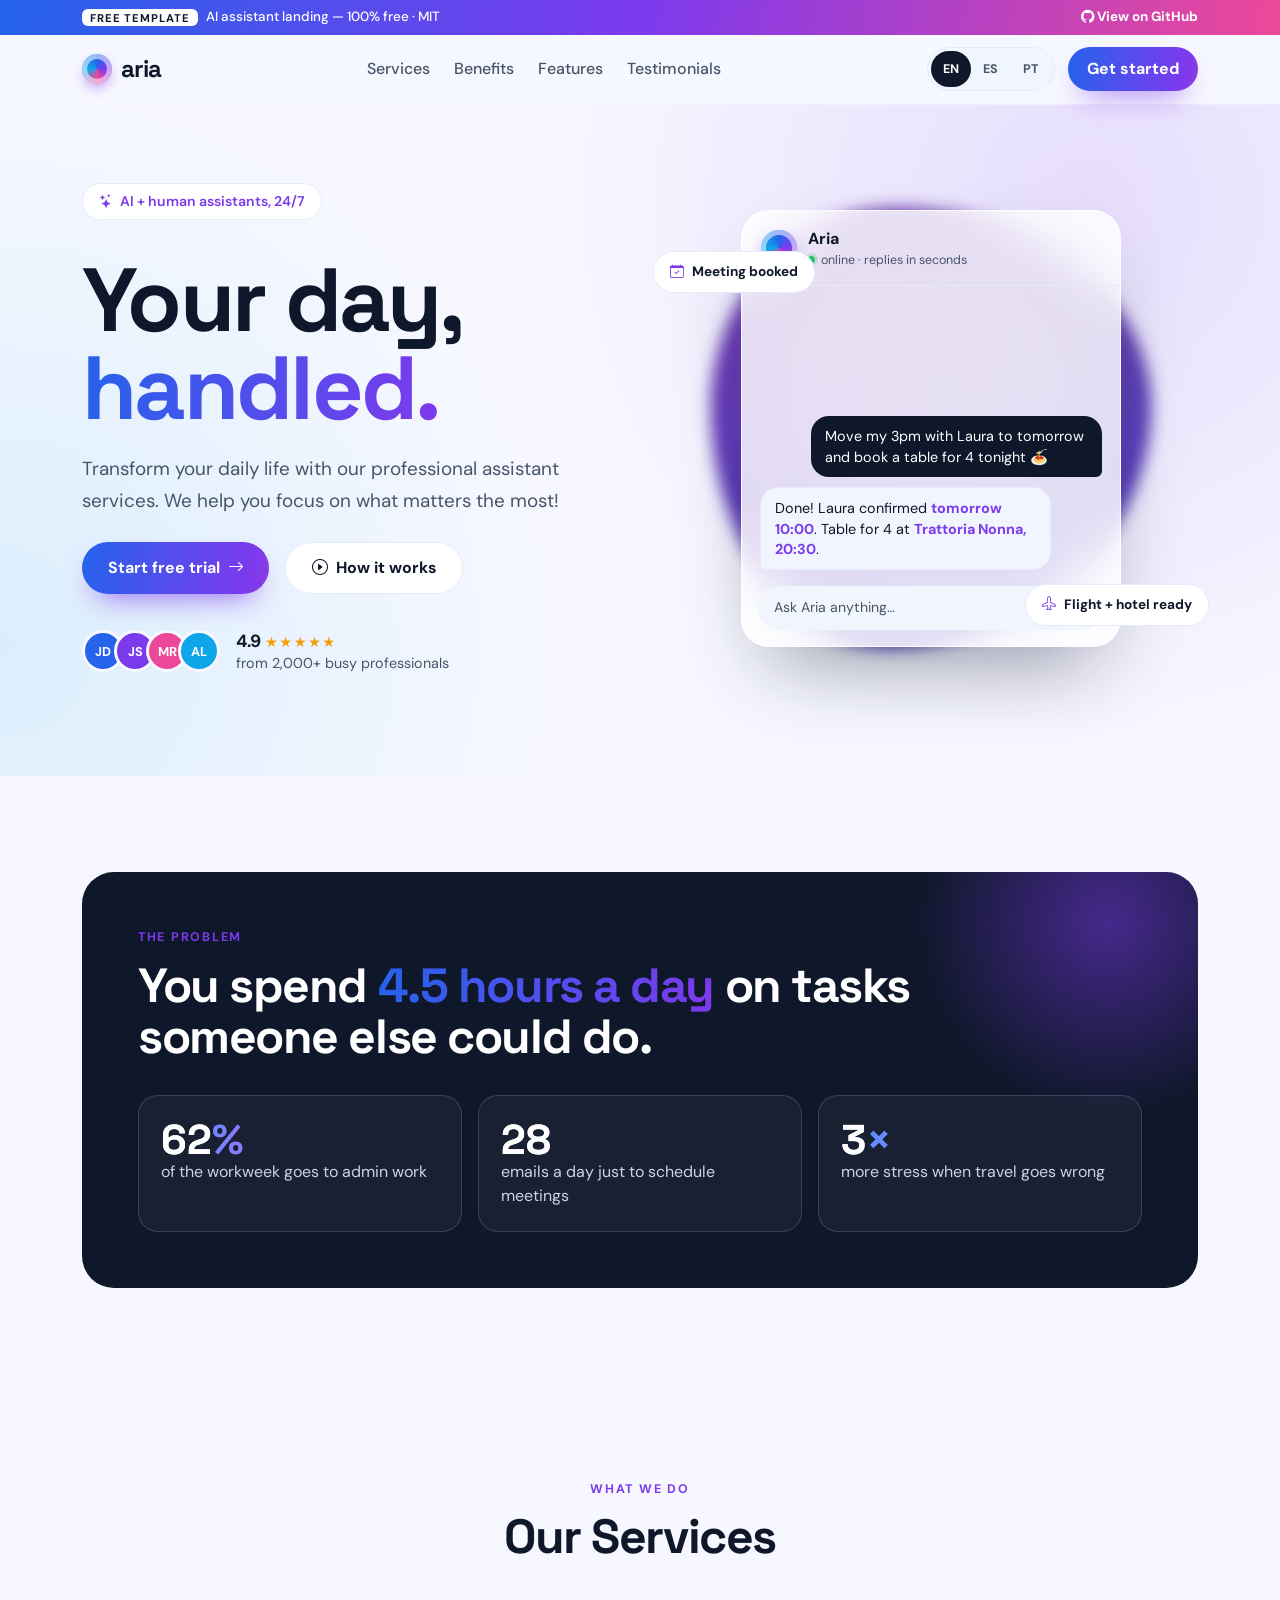
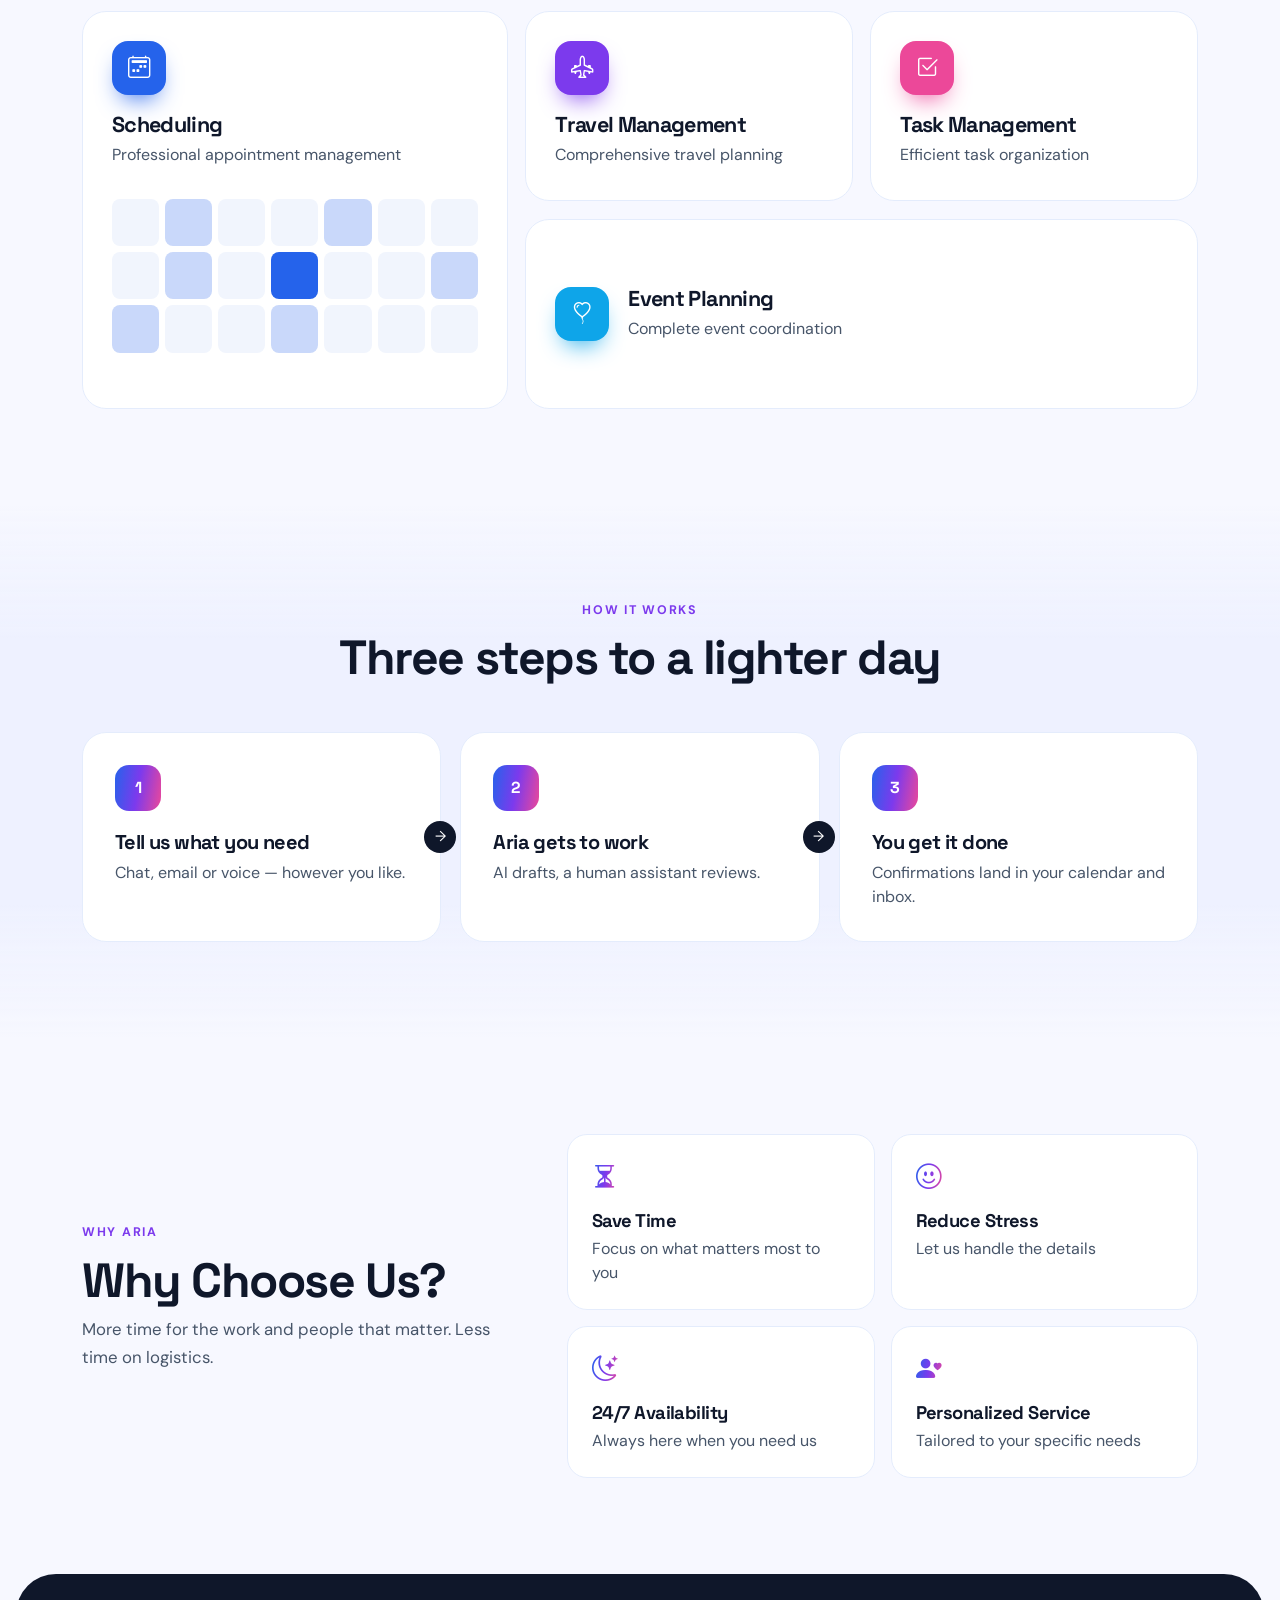
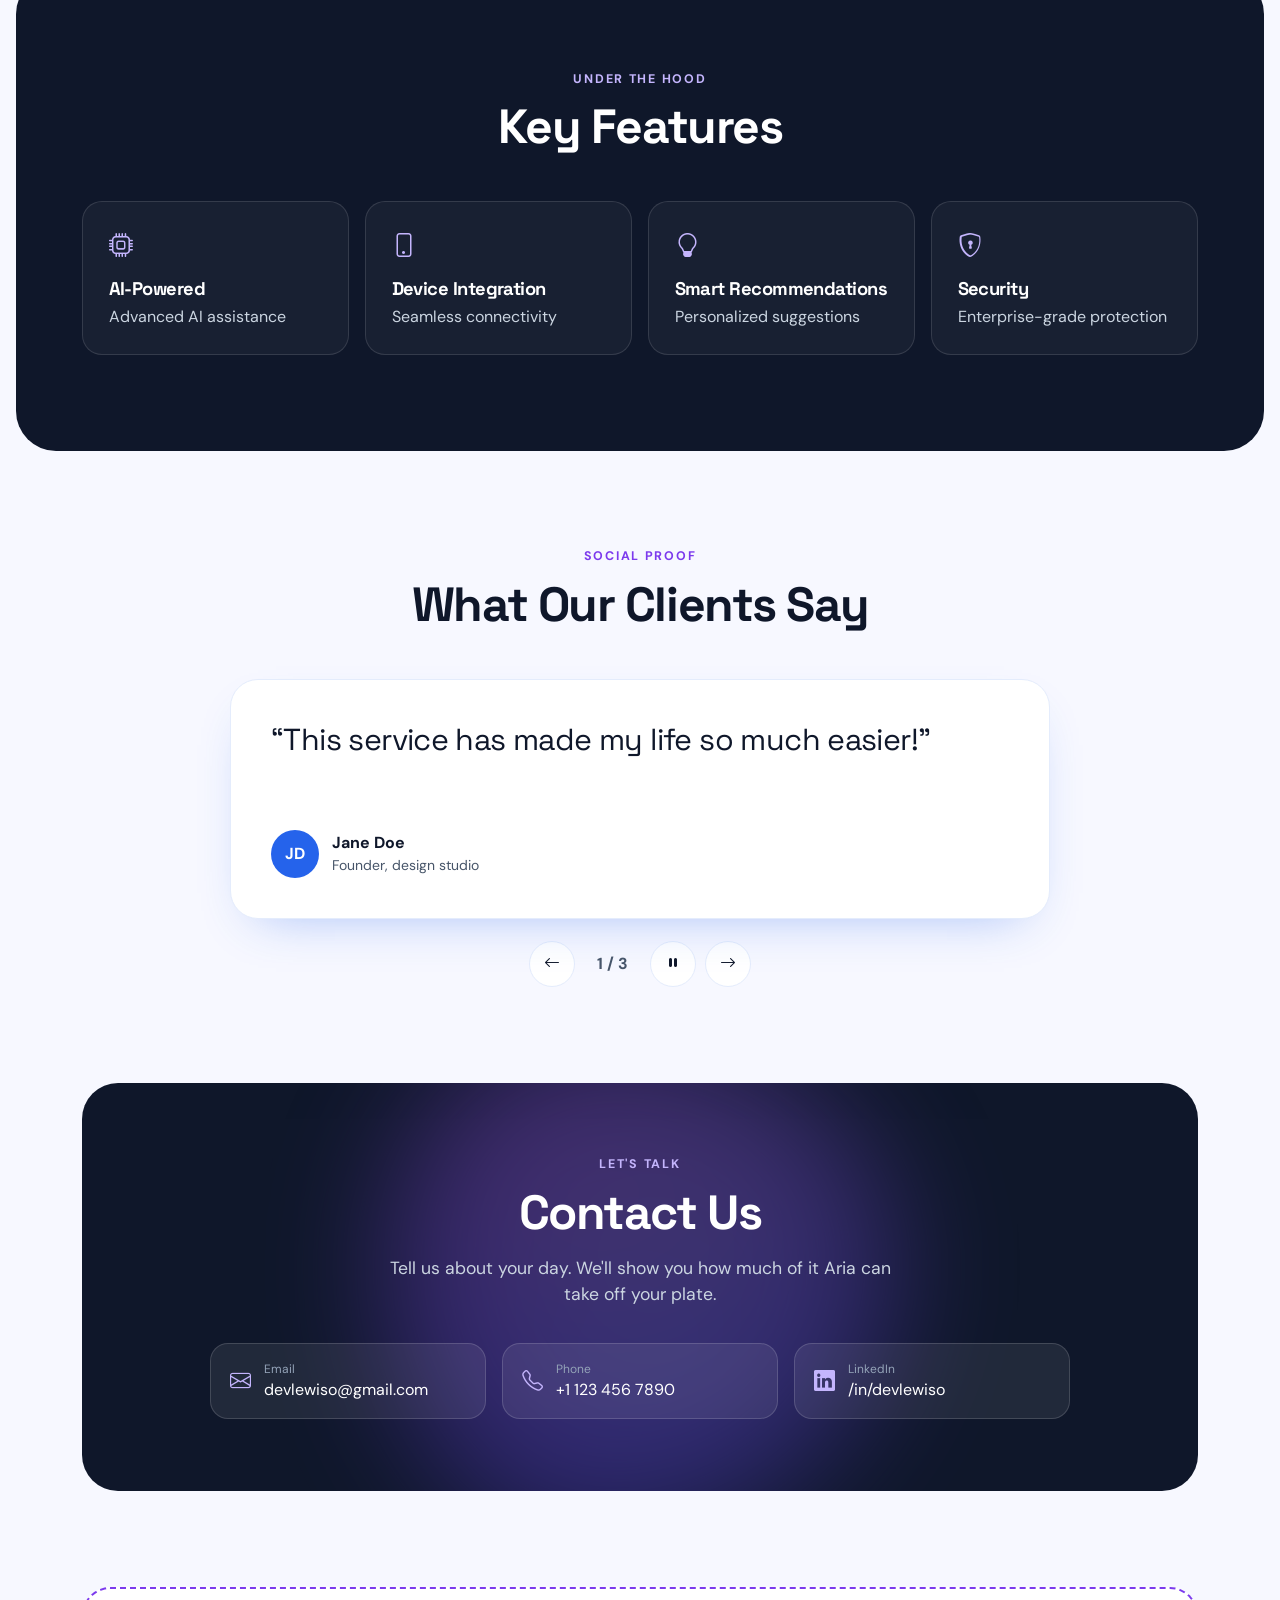
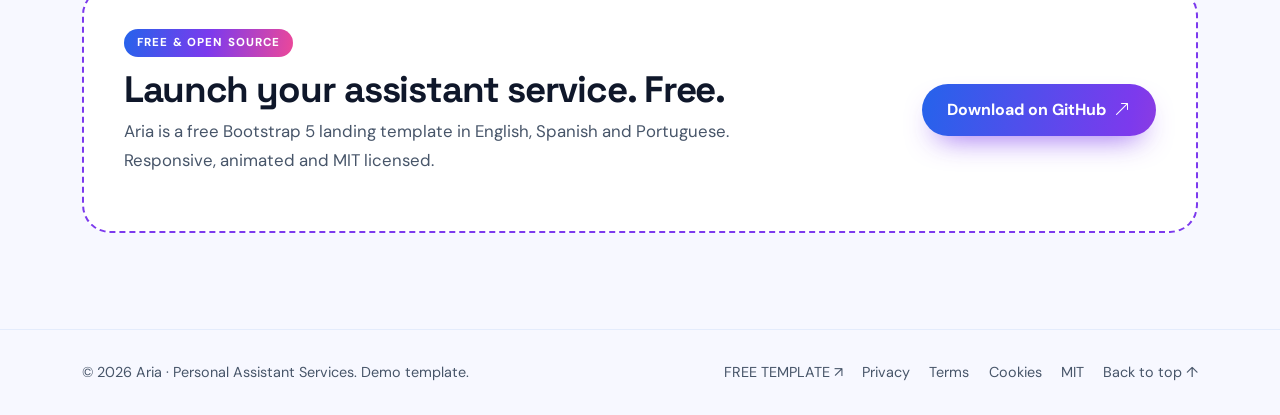
<file: index.html>
<!DOCTYPE html>
<html lang="en">
<head>
  <meta charset="UTF-8">
  <meta name="viewport" content="width=device-width, initial-scale=1.0">
  <title>Aria — Your AI Personal Assistant · Free template</title>
  <meta name="description" content="Free landing page template for an AI personal assistant service: scheduling, travel, tasks and events. Trilingual EN/ES/PT. MIT license.">
  <meta name="theme-color" content="#f7f8ff">
  <meta property="og:title" content="Aria — AI Personal Assistant · Free template">
  <meta property="og:description" content="Free trilingual landing page for a personal assistant service.">
  <meta property="og:image" content="assets/og-image.jpg">
  <link rel="icon" href="favicon.svg" type="image/svg+xml">
  <link rel="preconnect" href="https://fonts.googleapis.com">
  <link rel="preconnect" href="https://fonts.gstatic.com" crossorigin>
  <link href="https://fonts.googleapis.com/css2?family=Space+Grotesk:wght@500;600;700&family=DM+Sans:opsz,wght@9..40,400;9..40,500;9..40,700&display=swap" rel="stylesheet">
  <link href="https://cdn.jsdelivr.net/npm/bootstrap@5.3.3/dist/css/bootstrap.min.css" rel="stylesheet">
  <link href="https://cdn.jsdelivr.net/npm/bootstrap-icons@1.11.3/font/bootstrap-icons.min.css" rel="stylesheet">
  <link href="styles.css" rel="stylesheet">
</head>
<body id="home">
  <a class="skip" href="#main" data-i18n="skip">Skip to content</a>

  <div class="free-bar">
    <div class="container">
      <span><b>FREE TEMPLATE</b> <span data-i18n="freeBar">AI assistant landing — 100% free</span> <span class="license">· MIT</span></span>
      <a href="https://github.com/EduGuate/LandingPage_PersonalAssistant" target="_blank" rel="noopener noreferrer"><i class="bi bi-github"></i> <span data-i18n="freeRepo">View on GitHub</span></a>
    </div>
  </div>

  <header class="site-nav">
    <nav class="navbar navbar-expand-lg" aria-label="Main">
      <div class="container">
        <a class="brand" href="#home"><span class="brand-orb" aria-hidden="true"></span><b>aria</b></a>
        <button class="navbar-toggler" type="button" data-bs-toggle="collapse" data-bs-target="#menu" aria-controls="menu" aria-expanded="false" aria-label="Menu"><i class="bi bi-list"></i></button>
        <div class="collapse navbar-collapse" id="menu">
          <ul class="navbar-nav mx-auto gap-lg-2">
            <li class="nav-item"><a class="nav-link" href="#services" data-i18n="navServices">Services</a></li>
            <li class="nav-item"><a class="nav-link" href="#benefits" data-i18n="navBenefits">Benefits</a></li>
            <li class="nav-item"><a class="nav-link" href="#features" data-i18n="navFeatures">Features</a></li>
            <li class="nav-item"><a class="nav-link" href="#testimonials" data-i18n="navTestimonials">Testimonials</a></li>
          </ul>
          <div class="nav-actions">
            <div class="lang" role="group" aria-label="Language">
              <button type="button" data-lang="en">EN</button><button type="button" data-lang="es">ES</button><button type="button" data-lang="pt">PT</button>
            </div>
            <a class="btn-main btn-sm-main" href="#contact" data-i18n="navCta">Get started</a>
          </div>
        </div>
      </div>
    </nav>
  </header>

  <main id="main">
    <!-- HERO -->
    <section class="hero">
      <div class="container">
        <div class="row align-items-center g-4 g-lg-5">
          <div class="col-lg-6 hero-copy">
            <p class="badge-soft"><i class="bi bi-stars"></i> <span data-i18n="heroBadge">AI + human assistants, 24/7</span></p>
            <h1 data-i18n-html="heroTitle">Your day, <span class="grad">handled.</span></h1>
            <p class="lead-text" data-i18n="heroDesc">Transform your daily life with our professional assistant services. We help you focus on what matters the most!</p>
            <div class="d-flex flex-wrap gap-3 mt-4">
              <a class="btn-main" href="#contact"><span data-i18n="heroCta">Start free trial</span> <i class="bi bi-arrow-right"></i></a>
              <a class="btn-ghost" href="#how"><i class="bi bi-play-circle"></i> <span data-i18n="heroCta2">How it works</span></a>
            </div>
            <div class="trust">
              <div class="faces" aria-hidden="true"><span style="--c:#2563eb">JD</span><span style="--c:#7c3aed">JS</span><span style="--c:#ec4899">MR</span><span style="--c:#0ea5e9">AL</span></div>
              <p><b>4.9</b> <span class="stars" aria-hidden="true">★★★★★</span><br><span data-i18n="trust">from 2,000+ busy professionals</span></p>
            </div>
          </div>
          <div class="col-lg-6">
            <div class="stage">
              <div class="orb" aria-hidden="true"><i></i><i></i><i></i></div>
              <div class="chat" aria-label="Assistant demo conversation">
                <div class="chat-head"><span class="brand-orb sm" aria-hidden="true"></span><div><b>Aria</b><small><span class="live"></span> <span data-i18n="online">online · replies in seconds</span></small></div></div>
                <div class="chat-body" id="chat" aria-live="polite"></div>
                <div class="chat-input" aria-hidden="true"><span data-i18n="typeHere">Ask Aria anything…</span><i class="bi bi-send-fill"></i></div>
              </div>
              <div class="float-chip c1"><i class="bi bi-calendar-check"></i> <span data-i18n="chip1">Meeting booked</span></div>
              <div class="float-chip c2"><i class="bi bi-airplane"></i> <span data-i18n="chip2">Flight + hotel ready</span></div>
            </div>
          </div>
        </div>
      </div>
    </section>

    <!-- PROBLEM -->
    <section class="section problem">
      <div class="container">
        <div class="problem-card reveal">
          <p class="eyebrow" data-i18n="probEyebrow">The problem</p>
          <h2 data-i18n-html="probTitle">You spend <span class="grad">4.5 hours a day</span> on tasks someone else could do.</h2>
          <div class="row g-3 mt-3">
            <div class="col-md-4"><div class="pstat"><b><span data-count="62">0</span>%</b><span data-i18n="p1">of the workweek goes to admin work</span></div></div>
            <div class="col-md-4"><div class="pstat"><b><span data-count="28">0</span></b><span data-i18n="p2">emails a day just to schedule meetings</span></div></div>
            <div class="col-md-4"><div class="pstat"><b><span data-count="3">0</span>×</b><span data-i18n="p3">more stress when travel goes wrong</span></div></div>
          </div>
        </div>
      </div>
    </section>

    <!-- SERVICES -->
    <section id="services" class="section">
      <div class="container">
        <div class="section-head reveal"><p class="eyebrow" data-i18n="servEyebrow">Our services</p><h2 data-i18n="servicesTitle">Our Services</h2></div>
        <div class="bento">
          <article class="svc big reveal" style="--c:#2563eb"><span class="svc-icon"><i class="bi bi-calendar2-week"></i></span><h3 data-i18n="s1">Scheduling</h3><p data-i18n="s1d">Professional appointment management</p>
            <div class="cal" aria-hidden="true"><i></i><i class="on"></i><i></i><i></i><i class="on"></i><i></i><i></i><i></i><i class="on"></i><i></i><i class="hot"></i><i></i><i></i><i class="on"></i><i class="on"></i><i></i><i></i><i class="on"></i><i></i><i></i><i></i></div></article>
          <article class="svc reveal" style="--c:#7c3aed"><span class="svc-icon"><i class="bi bi-airplane-engines"></i></span><h3 data-i18n="s2">Travel Management</h3><p data-i18n="s2d">Comprehensive travel planning</p></article>
          <article class="svc reveal" style="--c:#ec4899"><span class="svc-icon"><i class="bi bi-check2-square"></i></span><h3 data-i18n="s3">Task Management</h3><p data-i18n="s3d">Efficient task organization</p></article>
          <article class="svc wide reveal" style="--c:#0ea5e9"><span class="svc-icon"><i class="bi bi-balloon-heart"></i></span><div><h3 data-i18n="s4">Event Planning</h3><p data-i18n="s4d">Complete event coordination</p></div></article>
        </div>
      </div>
    </section>

    <!-- HOW -->
    <section id="how" class="section how">
      <div class="container">
        <div class="section-head reveal"><p class="eyebrow" data-i18n="howEyebrow">How it works</p><h2 data-i18n="howTitle">Three steps to a lighter day</h2></div>
        <ol class="steps reveal">
          <li><span>1</span><h3 data-i18n="h1">Tell us what you need</h3><p data-i18n="h1d">Chat, email or voice — however you like.</p></li>
          <li><span>2</span><h3 data-i18n="h2">Aria gets to work</h3><p data-i18n="h2d">AI drafts, a human assistant reviews.</p></li>
          <li><span>3</span><h3 data-i18n="h3">You get it done</h3><p data-i18n="h3d">Confirmations land in your calendar and inbox.</p></li>
        </ol>
      </div>
    </section>

    <!-- BENEFITS -->
    <section id="benefits" class="section">
      <div class="container">
        <div class="row g-4 g-lg-5 align-items-center">
          <div class="col-lg-5 reveal"><p class="eyebrow" data-i18n="benEyebrow">Why Aria</p><h2 data-i18n="benefitsTitle">Why Choose Us?</h2><p class="muted" data-i18n="benDesc">More time for the work and people that matter. Less time on logistics.</p></div>
          <div class="col-lg-7">
            <div class="row g-3">
              <div class="col-sm-6 reveal"><div class="ben"><i class="bi bi-hourglass-split"></i><h3 data-i18n="b1">Save Time</h3><p data-i18n="b1d">Focus on what matters most to you</p></div></div>
              <div class="col-sm-6 reveal"><div class="ben"><i class="bi bi-emoji-smile"></i><h3 data-i18n="b2">Reduce Stress</h3><p data-i18n="b2d">Let us handle the details</p></div></div>
              <div class="col-sm-6 reveal"><div class="ben"><i class="bi bi-moon-stars"></i><h3 data-i18n="b3">24/7 Availability</h3><p data-i18n="b3d">Always here when you need us</p></div></div>
              <div class="col-sm-6 reveal"><div class="ben"><i class="bi bi-person-heart"></i><h3 data-i18n="b4">Personalized Service</h3><p data-i18n="b4d">Tailored to your specific needs</p></div></div>
            </div>
          </div>
        </div>
      </div>
    </section>

    <!-- FEATURES -->
    <section id="features" class="section features">
      <div class="container">
        <div class="section-head reveal"><p class="eyebrow light" data-i18n="featEyebrow">Under the hood</p><h2 data-i18n="featuresTitle">Key Features</h2></div>
        <div class="row g-3">
          <div class="col-sm-6 col-lg-3 reveal"><div class="feat"><i class="bi bi-cpu"></i><h3 data-i18n="f1">AI-Powered</h3><p data-i18n="f1d">Advanced AI assistance</p></div></div>
          <div class="col-sm-6 col-lg-3 reveal"><div class="feat"><i class="bi bi-phone"></i><h3 data-i18n="f2">Device Integration</h3><p data-i18n="f2d">Seamless connectivity</p></div></div>
          <div class="col-sm-6 col-lg-3 reveal"><div class="feat"><i class="bi bi-lightbulb"></i><h3 data-i18n="f3">Smart Recommendations</h3><p data-i18n="f3d">Personalized suggestions</p></div></div>
          <div class="col-sm-6 col-lg-3 reveal"><div class="feat"><i class="bi bi-shield-lock"></i><h3 data-i18n="f4">Security</h3><p data-i18n="f4d">Enterprise-grade protection</p></div></div>
        </div>
      </div>
    </section>

    <!-- TESTIMONIALS -->
    <section id="testimonials" class="section">
      <div class="container">
        <div class="section-head reveal"><p class="eyebrow" data-i18n="testEyebrow">Social proof</p><h2 data-i18n="testimonialsTitle">What Our Clients Say</h2></div>
        <div class="carousel-x reveal" id="tcar" aria-roledescription="carousel">
          <div class="slides">
            <figure class="slide" aria-roledescription="slide"><blockquote data-i18n="t1">“This service has made my life so much easier!”</blockquote><figcaption><span class="av" style="--c:#2563eb">JD</span><span><b>Jane Doe</b><small data-i18n="t1r">Founder, design studio</small></span></figcaption></figure>
            <figure class="slide" aria-roledescription="slide"><blockquote data-i18n="t2">“Highly recommend! Truly professional.”</blockquote><figcaption><span class="av" style="--c:#7c3aed">JS</span><span><b>John Smith</b><small data-i18n="t2r">Sales director</small></span></figcaption></figure>
            <figure class="slide" aria-roledescription="slide"><blockquote data-i18n="t3">“My calendar finally makes sense. I got my evenings back.”</blockquote><figcaption><span class="av" style="--c:#ec4899">MR</span><span><b>María Ruiz</b><small data-i18n="t3r">Physician</small></span></figcaption></figure>
          </div>
          <div class="car-ctrl">
            <button type="button" id="tprev" aria-label="Previous"><i class="bi bi-arrow-left"></i></button>
            <span id="tpos" aria-live="polite">1 / 3</span>
            <button type="button" id="tpause" aria-label="Pause"><i class="bi bi-pause-fill"></i></button>
            <button type="button" id="tnext" aria-label="Next"><i class="bi bi-arrow-right"></i></button>
          </div>
        </div>
      </div>
    </section>

    <!-- CONTACT -->
    <section id="contact" class="section pt-0">
      <div class="container">
        <div class="cta reveal">
          <div class="orb small" aria-hidden="true"><i></i><i></i><i></i></div>
          <p class="eyebrow light" data-i18n="ctaEyebrow">Let's talk</p>
          <h2 data-i18n="contactTitle">Contact Us</h2>
          <p data-i18n="ctaDesc">Tell us about your day. We'll show you how much of it Aria can take off your plate.</p>
          <div class="contact-grid">
            <a href="mailto:devlewiso@gmail.com"><i class="bi bi-envelope"></i><span><small data-i18n="cEmail">Email</small>devlewiso@gmail.com</span></a>
            <a href="tel:+11234567890"><i class="bi bi-telephone"></i><span><small data-i18n="cPhone">Phone</small>+1 123 456 7890</span></a>
            <a href="https://linkedin.com/in/devlewiso" target="_blank" rel="noopener noreferrer"><i class="bi bi-linkedin"></i><span><small>LinkedIn</small>/in/devlewiso</span></a>
          </div>
        </div>
      </div>
    </section>

    <!-- FREE TEMPLATE -->
    <section id="template" class="section pt-0">
      <div class="container">
        <div class="opensource reveal">
          <div><span class="free-pill">FREE &amp; OPEN SOURCE</span><h2 data-i18n="osTitle">Launch your assistant service. Free.</h2><p class="muted" data-i18n="osDesc">Aria is a free Bootstrap 5 landing template in English, Spanish and Portuguese. Responsive, animated and MIT licensed.</p></div>
          <a class="btn-main" href="https://github.com/EduGuate/LandingPage_PersonalAssistant" target="_blank" rel="noopener noreferrer"><span data-i18n="osBtn">Download on GitHub</span> <i class="bi bi-arrow-up-right"></i></a>
        </div>
      </div>
    </section>
  </main>

  <footer class="footer">
    <div class="container footer-inner">
      <span>© <span id="year"></span> Aria · <span data-i18n="rights">Personal Assistant Services. Demo template.</span></span>
      <span class="footer-links"><a href="#template">FREE TEMPLATE ↗</a><a href="privacy.html" data-i18n="privacy">Privacy</a><a href="terms.html" data-i18n="terms">Terms</a><a href="cookies.html">Cookies</a><a href="LICENSE">MIT</a><a href="#home" data-i18n="top">Back to top ↑</a></span>
    </div>
  </footer>

  <script src="https://cdn.jsdelivr.net/npm/bootstrap@5.3.3/dist/js/bootstrap.bundle.min.js" defer></script>
  <script src="app.js" defer></script>
</body>
</html>
</file>
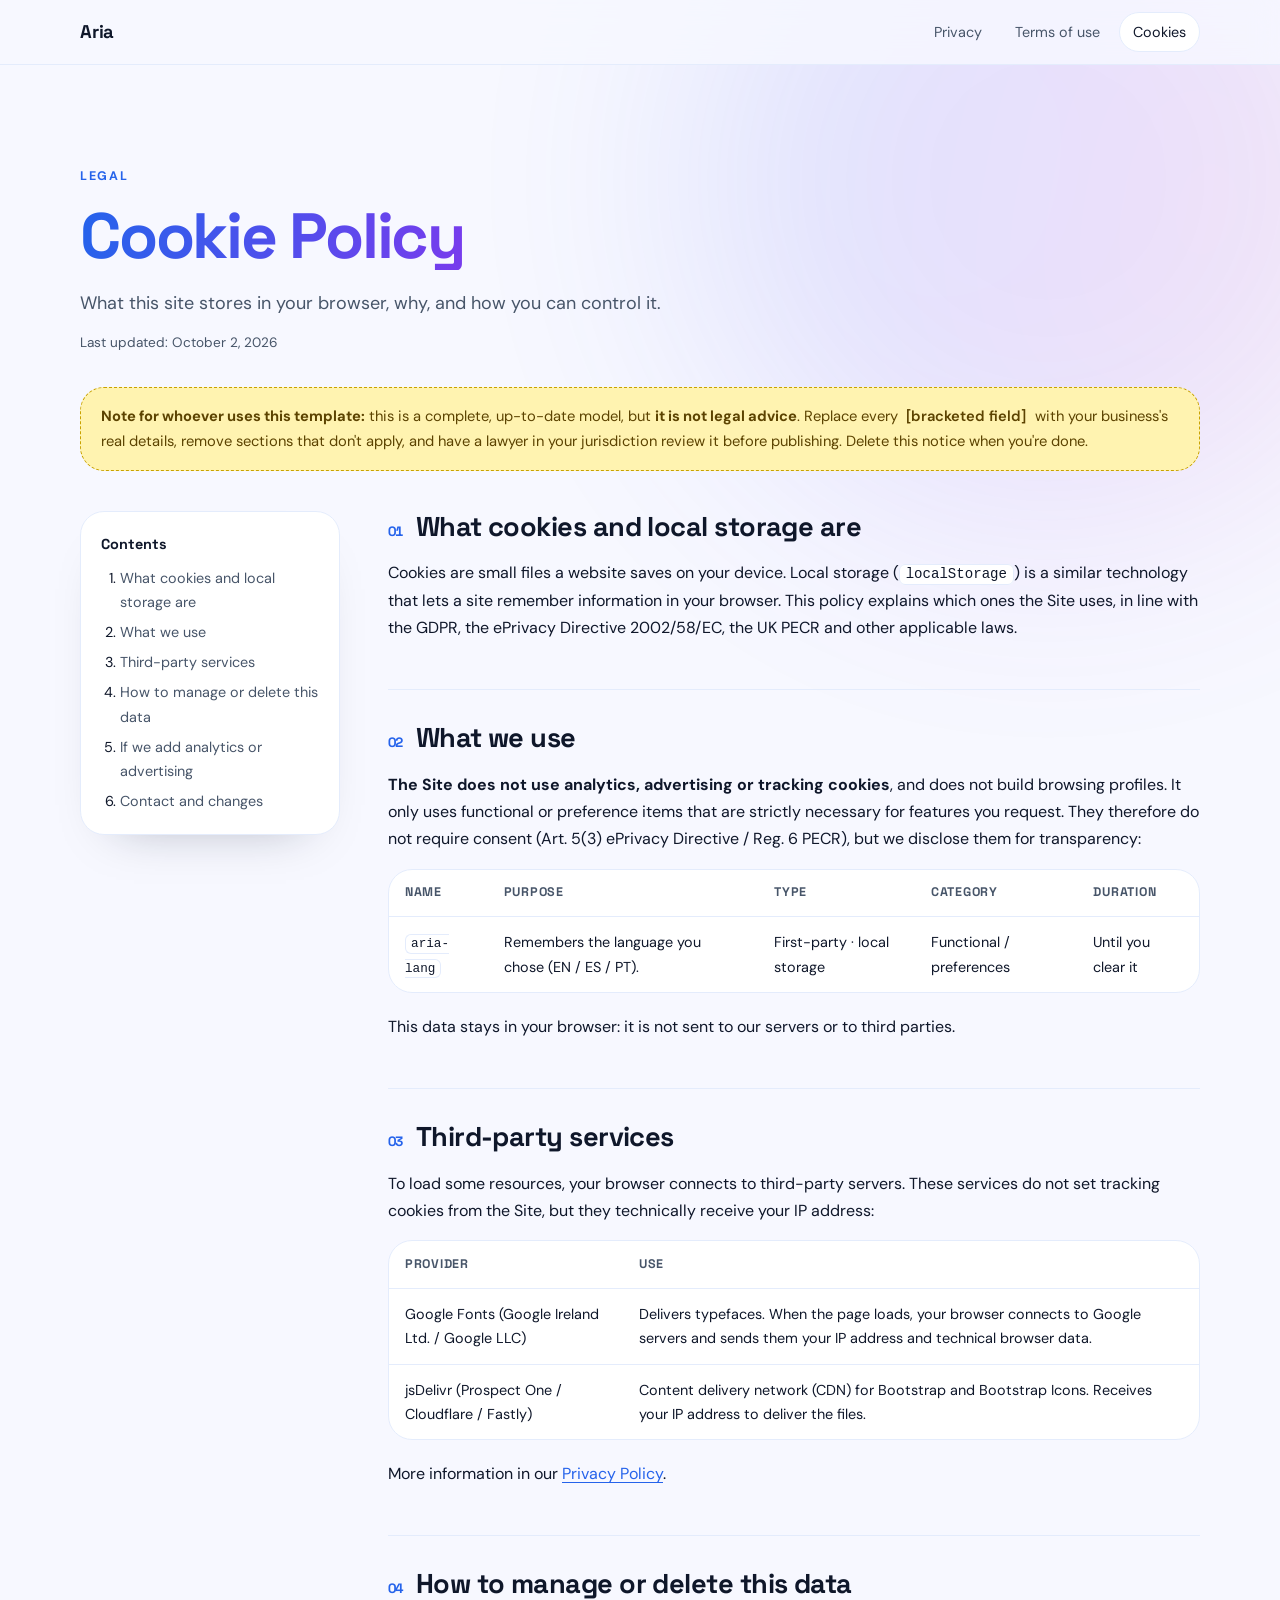
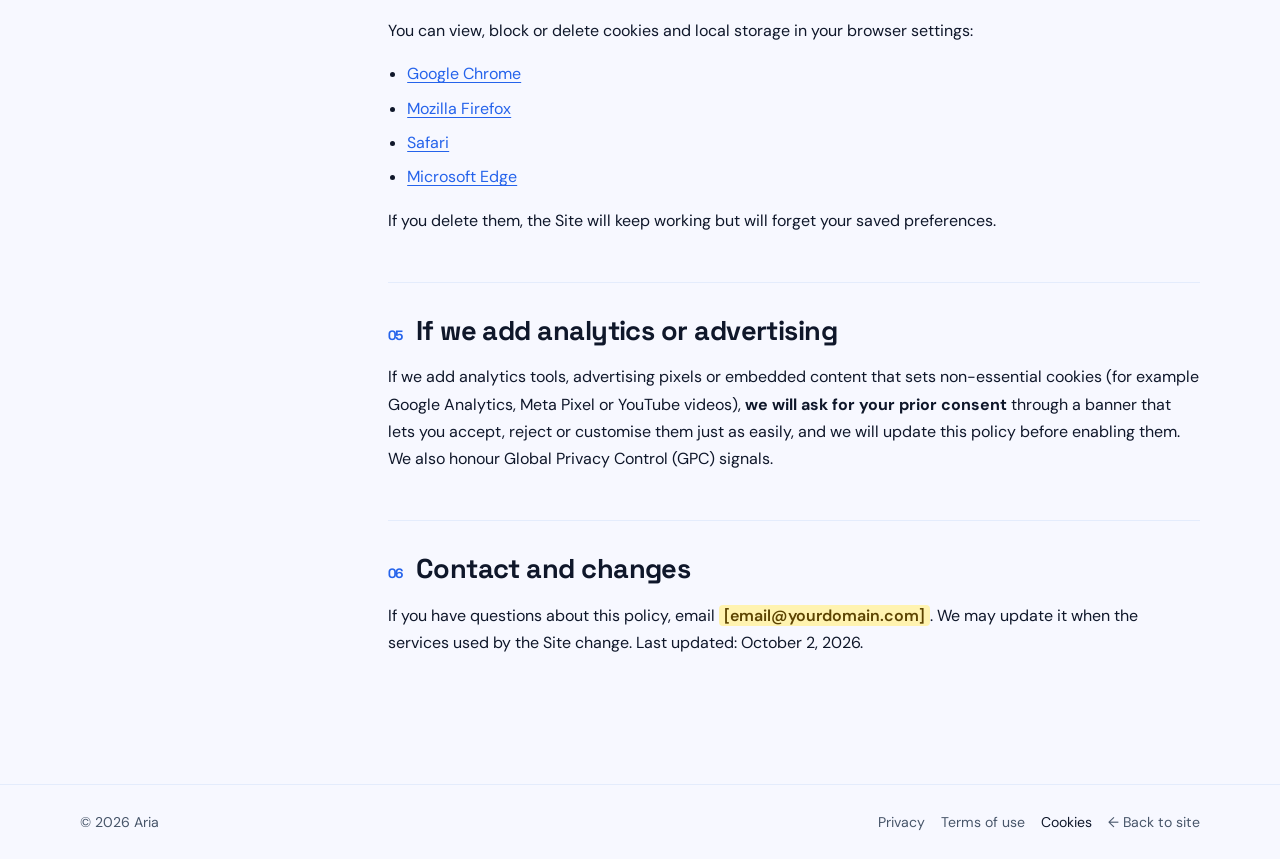
<file: cookies.html>
<!doctype html>
<html lang="en">
<head>
  <meta charset="utf-8">
  <meta name="viewport" content="width=device-width, initial-scale=1">
  <title>Cookie Policy · Aria</title>
  <meta name="description" content="What this site stores in your browser, why, and how you can control it.">
  <meta name="robots" content="index, follow">
  <link rel="icon" href="favicon.svg" type="image/svg+xml">
  <link rel="preconnect" href="https://fonts.googleapis.com"><link rel="preconnect" href="https://fonts.gstatic.com" crossorigin>
  <link href="https://fonts.googleapis.com/css2?family=Space+Grotesk:wght@500;600;700&family=DM+Sans:opsz,wght@9..40,400;9..40,500;9..40,700&display=swap" rel="stylesheet">
  <link href="legal.css" rel="stylesheet">
</head>
<body class="legal-page">
  <a class="skip" href="#main">Skip to content</a>
  <header class="lg-top">
    <div class="lg-wrap lg-top-inner">
      <a class="lg-brand" href="index.html">Aria</a>
      <nav class="lg-nav" aria-label="Legal pages"><a href="privacy.html">Privacy</a><a href="terms.html">Terms of use</a><a href="cookies.html" aria-current="page">Cookies</a></nav>
    </div>
  </header>
  <main id="main" class="lg-wrap">
    <div class="lg-hero">
      <p class="lg-kicker">Legal</p>
      <h1>Cookie Policy</h1>
      <p class="lg-lead">What this site stores in your browser, why, and how you can control it.</p>
      <p class="lg-date">Last updated: October 2, 2026</p>
    </div>
    <aside class="lg-note" role="note"><strong>Note for whoever uses this template:</strong> this is a complete, up-to-date model, but <strong>it is not legal advice</strong>. Replace every <mark class="ph">[bracketed field]</mark> with your business's real details, remove sections that don't apply, and have a lawyer in your jurisdiction review it before publishing. Delete this notice when you're done.</aside>
    <div class="lg-grid">
      <nav class="lg-toc" aria-label="Contents"><p>Contents</p><ol><li><a href="#s1">What cookies and local storage are</a></li><li><a href="#s2">What we use</a></li><li><a href="#s3">Third-party services</a></li><li><a href="#s4">How to manage or delete this data</a></li><li><a href="#s5">If we add analytics or advertising</a></li><li><a href="#s6">Contact and changes</a></li></ol></nav>
      <article class="lg-body">
<section id="s1"><h2><span class="num">01</span>What cookies and local storage are</h2>
<p>Cookies are small files a website saves on your device. Local storage (<code>localStorage</code>) is a similar technology that lets a site remember information in your browser. This policy explains which ones the Site uses, in line with the GDPR, the ePrivacy Directive 2002/58/EC, the UK PECR and other applicable laws.</p>
</section>
<section id="s2"><h2><span class="num">02</span>What we use</h2>
<p><strong>The Site does not use analytics, advertising or tracking cookies</strong>, and does not build browsing profiles. It only uses functional or preference items that are strictly necessary for features you request. They therefore do not require consent (Art. 5(3) ePrivacy Directive / Reg. 6 PECR), but we disclose them for transparency:</p>
<div class="tbl"><table><thead><tr><th scope="col">Name</th><th scope="col">Purpose</th><th scope="col">Type</th><th scope="col">Category</th><th scope="col">Duration</th></tr></thead><tbody><tr><td><code>aria-lang</code></td><td>Remembers the language you chose (EN / ES / PT).</td><td>First-party · local storage</td><td>Functional / preferences</td><td>Until you clear it</td></tr></tbody></table></div>
<p>This data stays in your browser: it is not sent to our servers or to third parties.</p>
</section>
<section id="s3"><h2><span class="num">03</span>Third-party services</h2>
<p>To load some resources, your browser connects to third-party servers. These services do not set tracking cookies from the Site, but they technically receive your IP address:</p>
<div class="tbl"><table><thead><tr><th scope="col">Provider</th><th scope="col">Use</th></tr></thead><tbody><tr><td>Google Fonts (Google Ireland Ltd. / Google LLC)</td><td>Delivers typefaces. When the page loads, your browser connects to Google servers and sends them your IP address and technical browser data.</td></tr><tr><td>jsDelivr (Prospect One / Cloudflare / Fastly)</td><td>Content delivery network (CDN) for Bootstrap and Bootstrap Icons. Receives your IP address to deliver the files.</td></tr></tbody></table></div>
<p>More information in our <a href="privacy.html">Privacy Policy</a>.</p>
</section>
<section id="s4"><h2><span class="num">04</span>How to manage or delete this data</h2>
<p>You can view, block or delete cookies and local storage in your browser settings:</p>
<ul><li><a href="https://support.google.com/chrome/answer/95647" target="_blank" rel="noopener noreferrer">Google Chrome</a></li><li><a href="https://support.mozilla.org/kb/clear-cookies-and-site-data-firefox" target="_blank" rel="noopener noreferrer">Mozilla Firefox</a></li><li><a href="https://support.apple.com/guide/safari/manage-cookies-sfri11471/mac" target="_blank" rel="noopener noreferrer">Safari</a></li><li><a href="https://support.microsoft.com/microsoft-edge/delete-cookies-in-microsoft-edge-63947406-40ac-c3b8-57b9-2a946a29ae09" target="_blank" rel="noopener noreferrer">Microsoft Edge</a></li></ul>
<p>If you delete them, the Site will keep working but will forget your saved preferences.</p>
</section>
<section id="s5"><h2><span class="num">05</span>If we add analytics or advertising</h2>
<p>If we add analytics tools, advertising pixels or embedded content that sets non-essential cookies (for example Google Analytics, Meta Pixel or YouTube videos), <strong>we will ask for your prior consent</strong> through a banner that lets you accept, reject or customise them just as easily, and we will update this policy before enabling them. We also honour Global Privacy Control (GPC) signals.</p>
</section>
<section id="s6"><h2><span class="num">06</span>Contact and changes</h2>
<p>If you have questions about this policy, email <mark class="ph">[email@yourdomain.com]</mark>. We may update it when the services used by the Site change. Last updated: October 2, 2026.</p>
</section>
      </article>
    </div>
  </main>
  <footer class="lg-foot">
    <div class="lg-wrap lg-foot-inner">
      <span>© 2026 Aria</span>
      <span class="lg-foot-links"><a href="privacy.html">Privacy</a><a href="terms.html">Terms of use</a><a href="cookies.html" aria-current="page">Cookies</a><a href="index.html">← Back to site</a></span>
    </div>
  </footer>
</body>
</html>
</file>
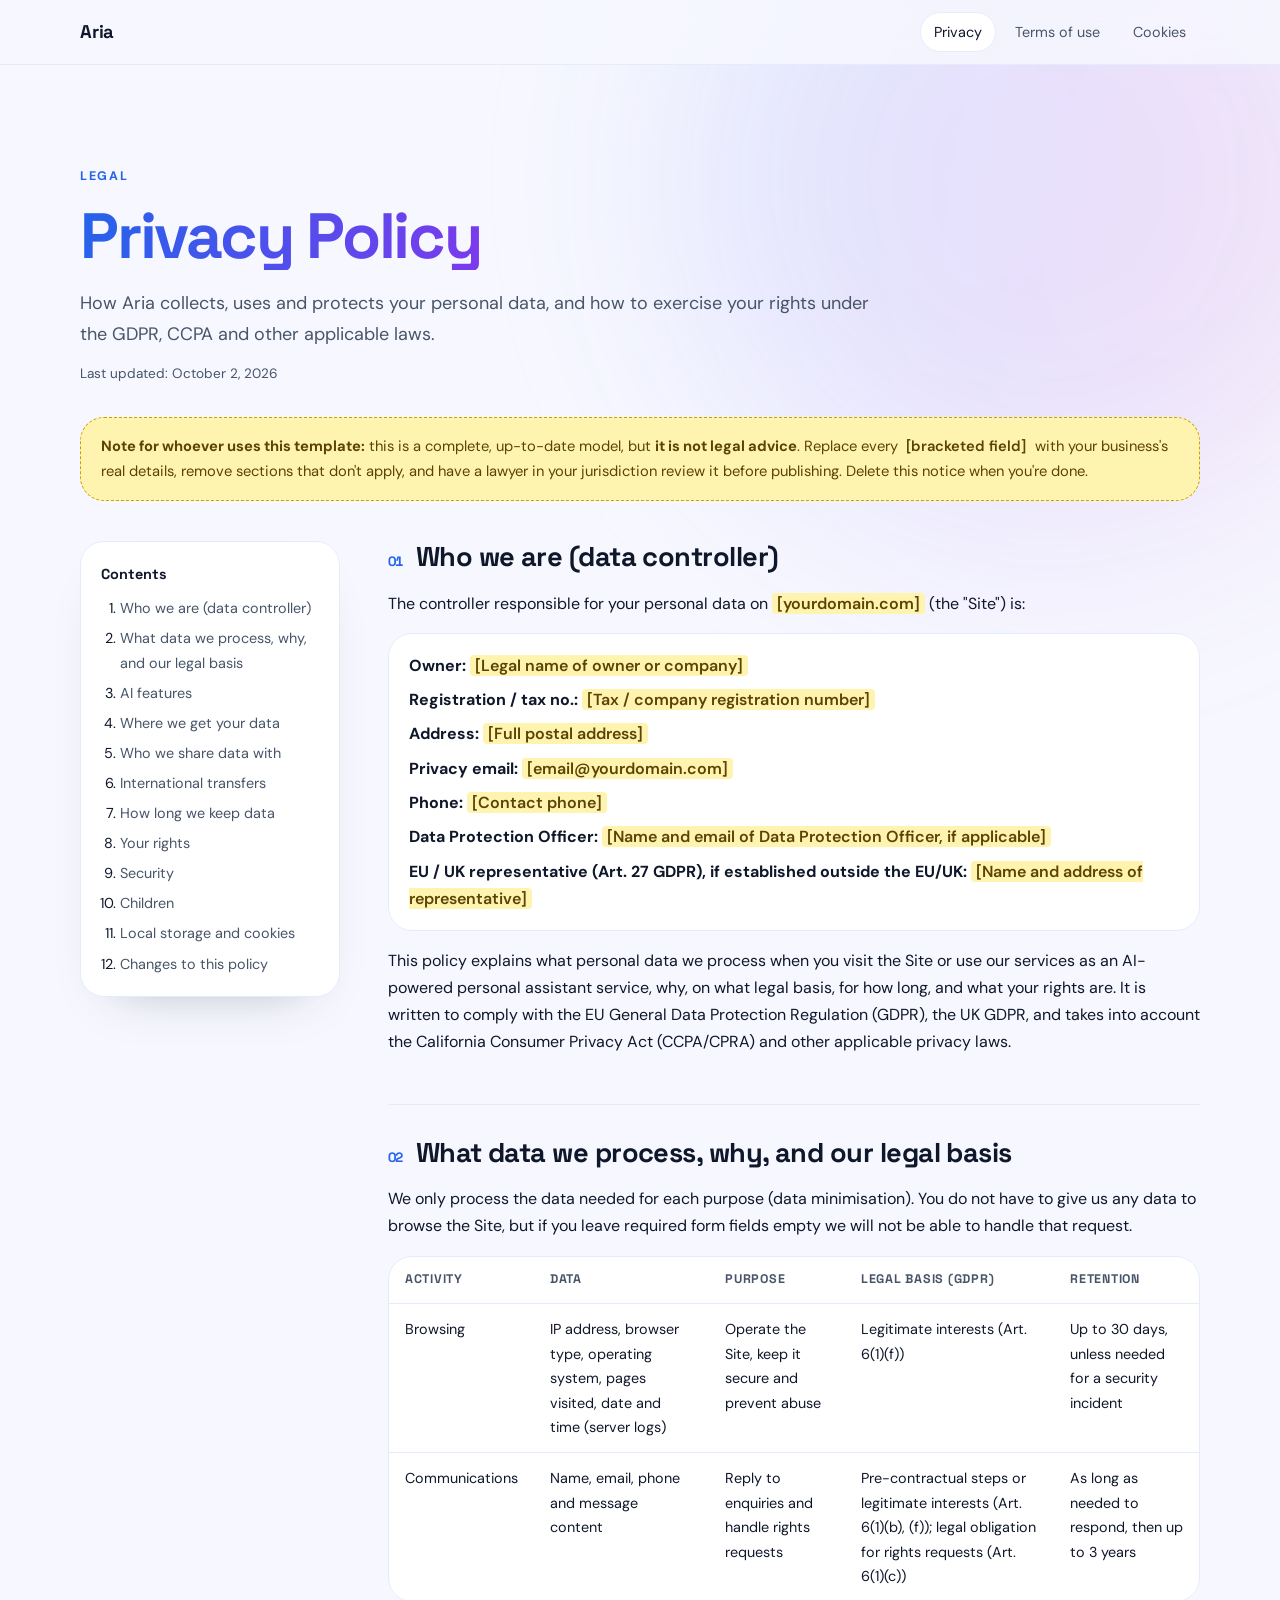
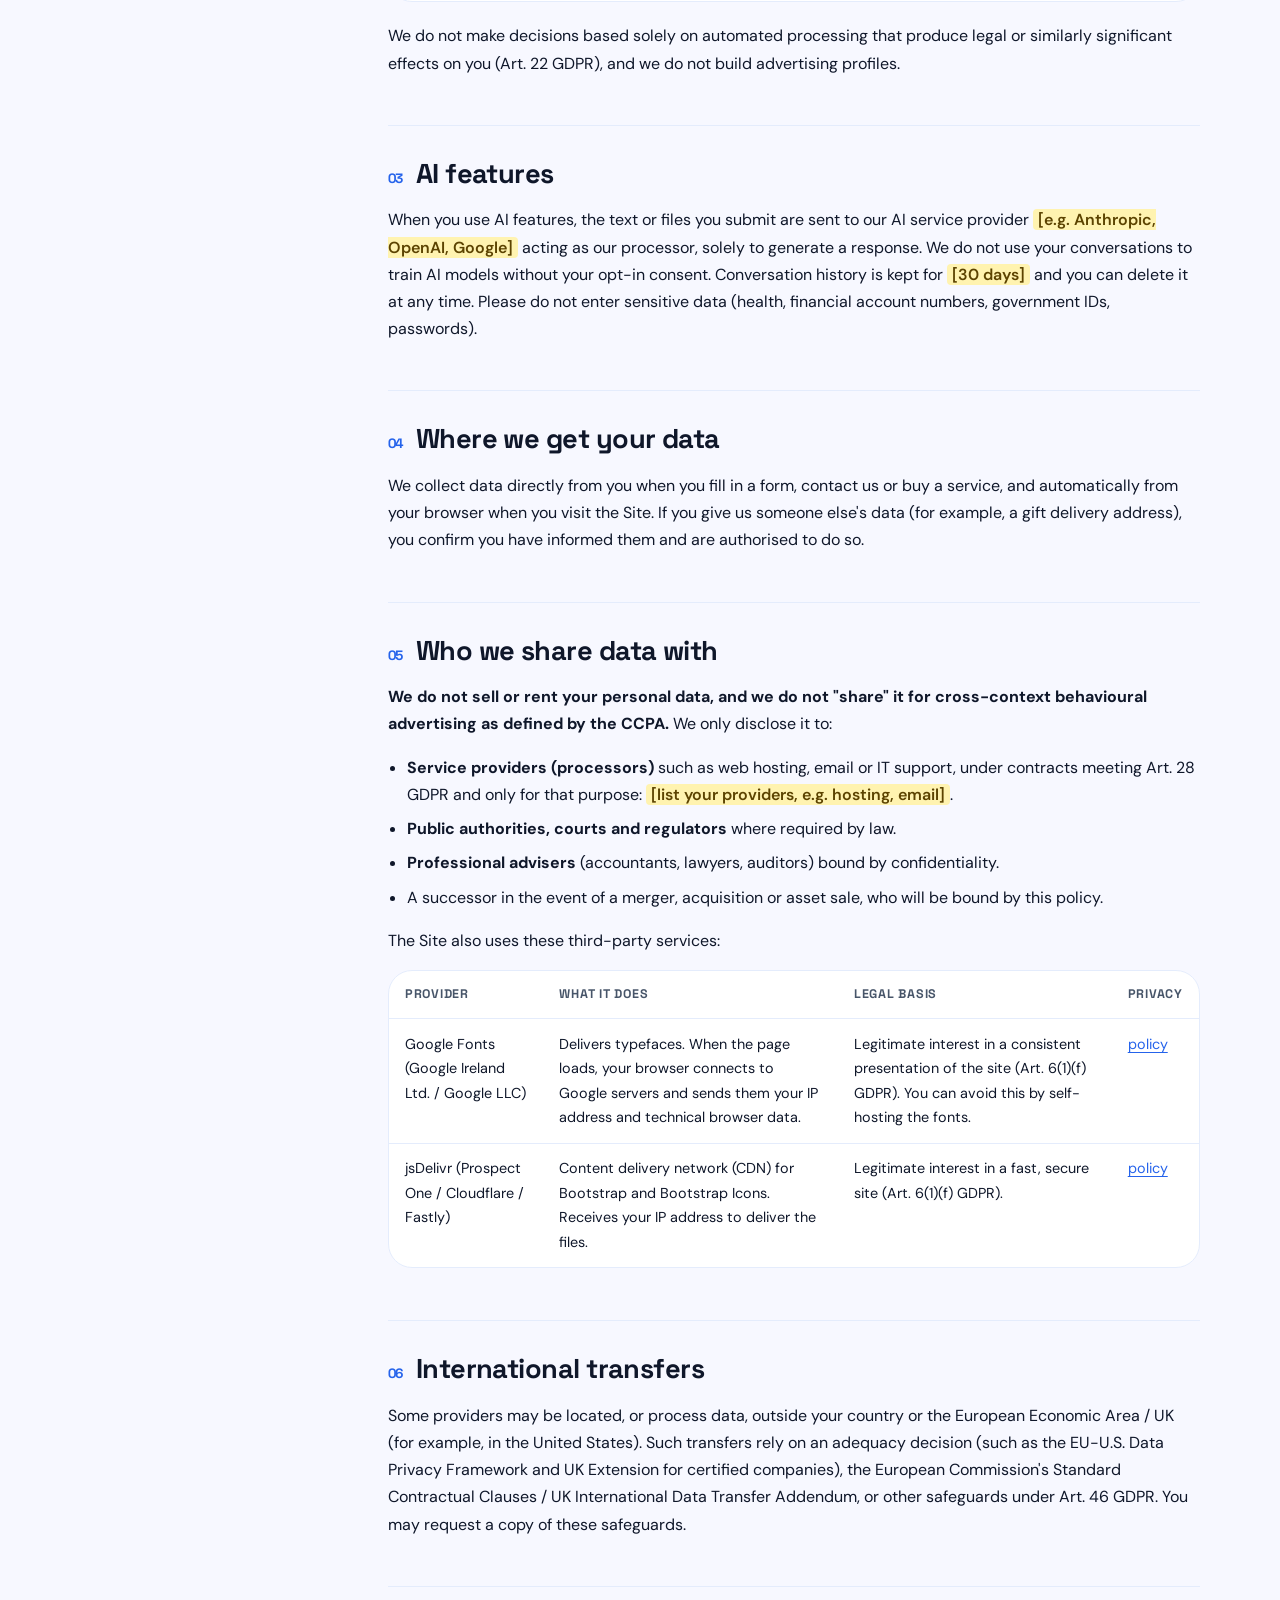
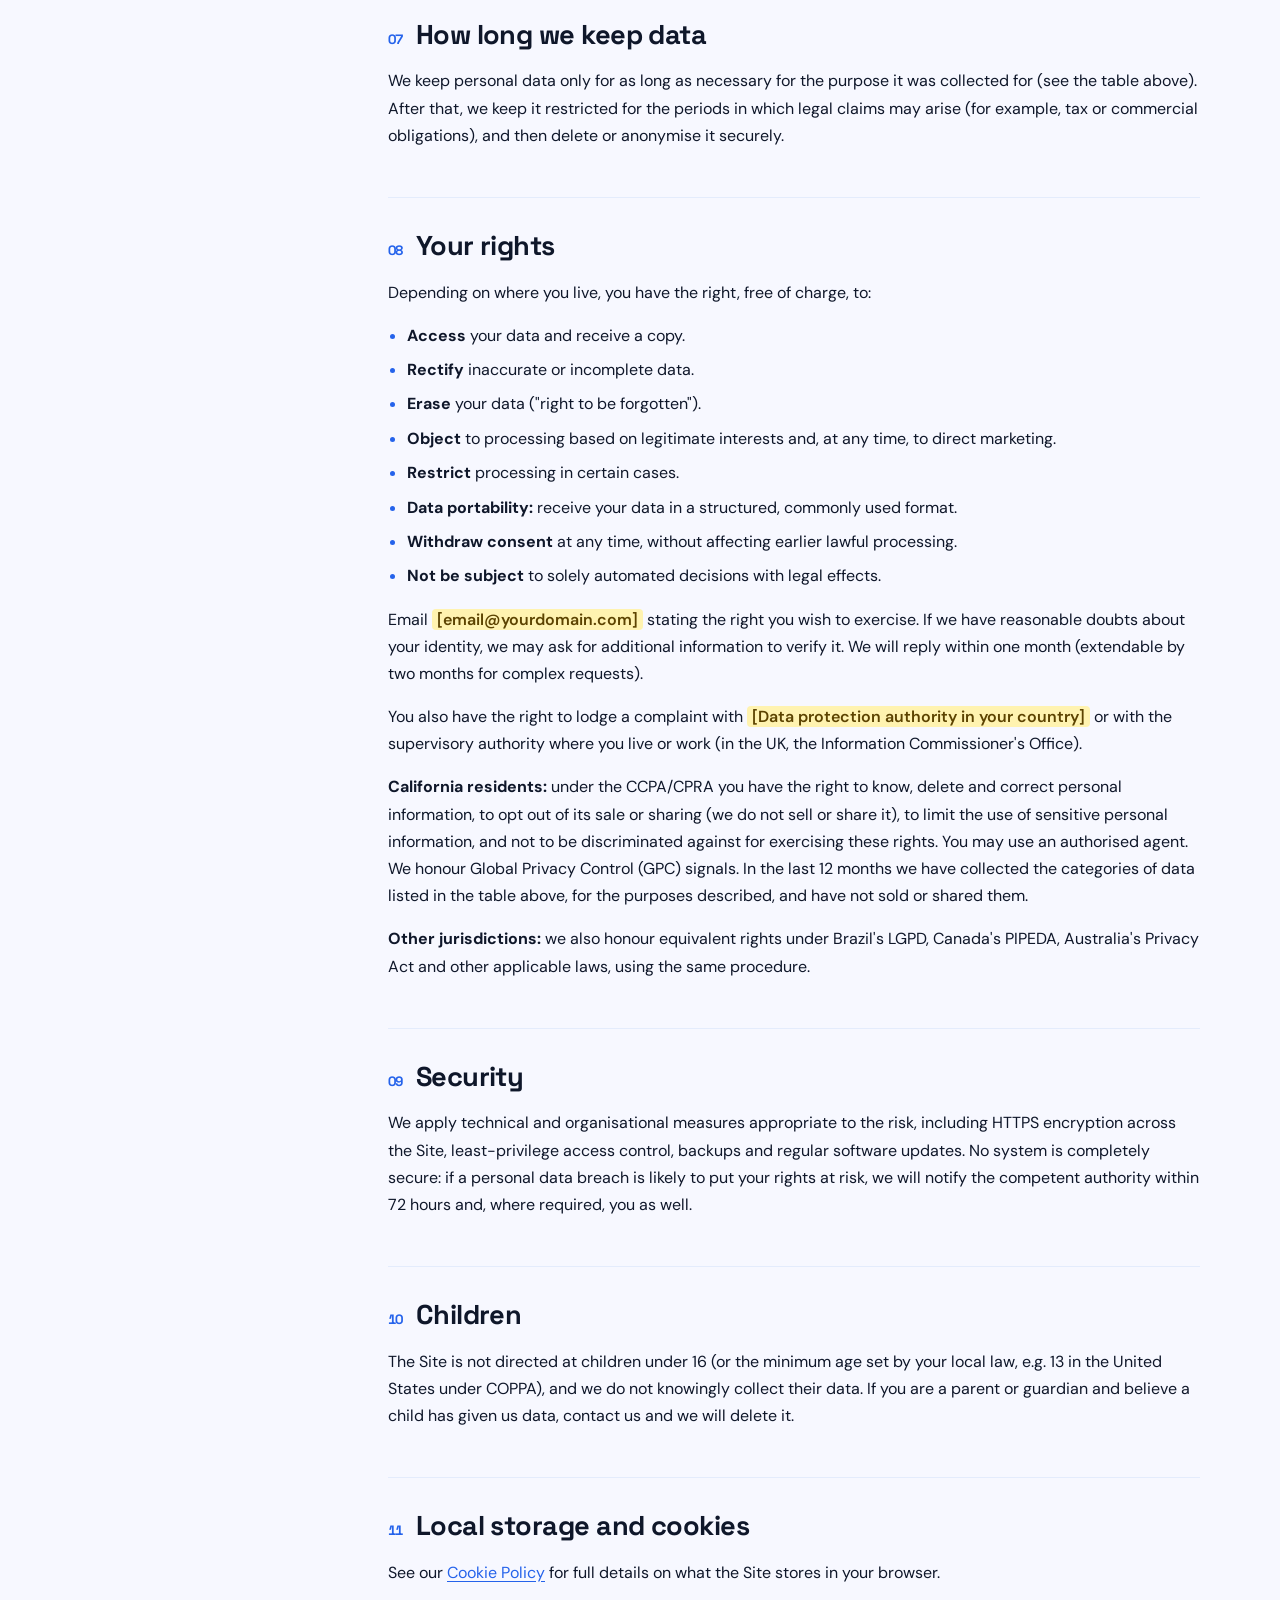
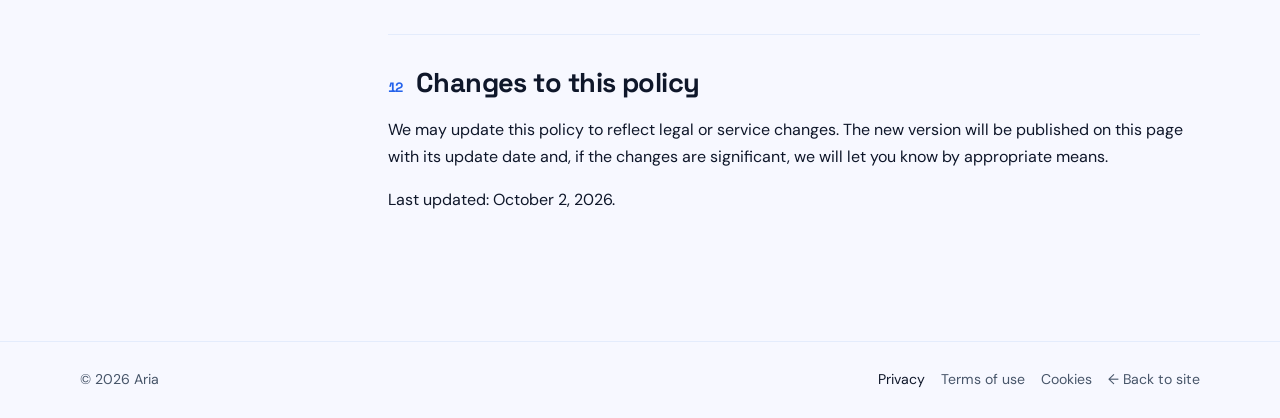
<file: privacy.html>
<!doctype html>
<html lang="en">
<head>
  <meta charset="utf-8">
  <meta name="viewport" content="width=device-width, initial-scale=1">
  <title>Privacy Policy · Aria</title>
  <meta name="description" content="How Aria collects, uses and protects your personal data, and how to exercise your rights under the GDPR, CCPA and other applicable laws.">
  <meta name="robots" content="index, follow">
  <link rel="icon" href="favicon.svg" type="image/svg+xml">
  <link rel="preconnect" href="https://fonts.googleapis.com"><link rel="preconnect" href="https://fonts.gstatic.com" crossorigin>
  <link href="https://fonts.googleapis.com/css2?family=Space+Grotesk:wght@500;600;700&family=DM+Sans:opsz,wght@9..40,400;9..40,500;9..40,700&display=swap" rel="stylesheet">
  <link href="legal.css" rel="stylesheet">
</head>
<body class="legal-page">
  <a class="skip" href="#main">Skip to content</a>
  <header class="lg-top">
    <div class="lg-wrap lg-top-inner">
      <a class="lg-brand" href="index.html">Aria</a>
      <nav class="lg-nav" aria-label="Legal pages"><a href="privacy.html" aria-current="page">Privacy</a><a href="terms.html">Terms of use</a><a href="cookies.html">Cookies</a></nav>
    </div>
  </header>
  <main id="main" class="lg-wrap">
    <div class="lg-hero">
      <p class="lg-kicker">Legal</p>
      <h1>Privacy Policy</h1>
      <p class="lg-lead">How Aria collects, uses and protects your personal data, and how to exercise your rights under the GDPR, CCPA and other applicable laws.</p>
      <p class="lg-date">Last updated: October 2, 2026</p>
    </div>
    <aside class="lg-note" role="note"><strong>Note for whoever uses this template:</strong> this is a complete, up-to-date model, but <strong>it is not legal advice</strong>. Replace every <mark class="ph">[bracketed field]</mark> with your business's real details, remove sections that don't apply, and have a lawyer in your jurisdiction review it before publishing. Delete this notice when you're done.</aside>
    <div class="lg-grid">
      <nav class="lg-toc" aria-label="Contents"><p>Contents</p><ol><li><a href="#s1">Who we are (data controller)</a></li><li><a href="#s2">What data we process, why, and our legal basis</a></li><li><a href="#s3">AI features</a></li><li><a href="#s4">Where we get your data</a></li><li><a href="#s5">Who we share data with</a></li><li><a href="#s6">International transfers</a></li><li><a href="#s7">How long we keep data</a></li><li><a href="#s8">Your rights</a></li><li><a href="#s9">Security</a></li><li><a href="#s10">Children</a></li><li><a href="#s11">Local storage and cookies</a></li><li><a href="#s12">Changes to this policy</a></li></ol></nav>
      <article class="lg-body">
<section id="s1"><h2><span class="num">01</span>Who we are (data controller)</h2>
<p>The controller responsible for your personal data on <mark class="ph">[yourdomain.com]</mark> (the "Site") is:</p>
<ul class="facts"><li><b>Owner:</b> <mark class="ph">[Legal name of owner or company]</mark></li><li><b>Registration / tax no.:</b> <mark class="ph">[Tax / company registration number]</mark></li><li><b>Address:</b> <mark class="ph">[Full postal address]</mark></li><li><b>Privacy email:</b> <mark class="ph">[email@yourdomain.com]</mark></li><li><b>Phone:</b> <mark class="ph">[Contact phone]</mark></li><li><b>Data Protection Officer:</b> <mark class="ph">[Name and email of Data Protection Officer, if applicable]</mark></li><li><b>EU / UK representative (Art. 27 GDPR), if established outside the EU/UK:</b> <mark class="ph">[Name and address of representative]</mark></li></ul>
<p>This policy explains what personal data we process when you visit the Site or use our services as an AI-powered personal assistant service, why, on what legal basis, for how long, and what your rights are. It is written to comply with the EU General Data Protection Regulation (GDPR), the UK GDPR, and takes into account the California Consumer Privacy Act (CCPA/CPRA) and other applicable privacy laws.</p>
</section>
<section id="s2"><h2><span class="num">02</span>What data we process, why, and our legal basis</h2>
<p>We only process the data needed for each purpose (data minimisation). You do not have to give us any data to browse the Site, but if you leave required form fields empty we will not be able to handle that request.</p>
<div class="tbl"><table><thead><tr><th scope="col">Activity</th><th scope="col">Data</th><th scope="col">Purpose</th><th scope="col">Legal basis (GDPR)</th><th scope="col">Retention</th></tr></thead><tbody><tr><td>Browsing</td><td>IP address, browser type, operating system, pages visited, date and time (server logs)</td><td>Operate the Site, keep it secure and prevent abuse</td><td>Legitimate interests (Art. 6(1)(f))</td><td>Up to 30 days, unless needed for a security incident</td></tr><tr><td>Communications</td><td>Name, email, phone and message content</td><td>Reply to enquiries and handle rights requests</td><td>Pre-contractual steps or legitimate interests (Art. 6(1)(b), (f)); legal obligation for rights requests (Art. 6(1)(c))</td><td>As long as needed to respond, then up to 3 years</td></tr></tbody></table></div>
<p>We do not make decisions based solely on automated processing that produce legal or similarly significant effects on you (Art. 22 GDPR), and we do not build advertising profiles.</p>
</section>
<section id="s3"><h2><span class="num">03</span>AI features</h2>
<p>When you use AI features, the text or files you submit are sent to our AI service provider <mark class="ph">[e.g. Anthropic, OpenAI, Google]</mark> acting as our processor, solely to generate a response. We do not use your conversations to train AI models without your opt-in consent. Conversation history is kept for <mark class="ph">[30 days]</mark> and you can delete it at any time. Please do not enter sensitive data (health, financial account numbers, government IDs, passwords).</p>
</section>
<section id="s4"><h2><span class="num">04</span>Where we get your data</h2>
<p>We collect data directly from you when you fill in a form, contact us or buy a service, and automatically from your browser when you visit the Site. If you give us someone else's data (for example, a gift delivery address), you confirm you have informed them and are authorised to do so.</p>
</section>
<section id="s5"><h2><span class="num">05</span>Who we share data with</h2>
<p><strong>We do not sell or rent your personal data, and we do not "share" it for cross-context behavioural advertising as defined by the CCPA.</strong> We only disclose it to:</p>
<ul><li><b>Service providers (processors)</b> such as web hosting, email or IT support, under contracts meeting Art. 28 GDPR and only for that purpose: <mark class="ph">[list your providers, e.g. hosting, email]</mark>.</li>
<li><b>Public authorities, courts and regulators</b> where required by law.</li>
<li><b>Professional advisers</b> (accountants, lawyers, auditors) bound by confidentiality.</li>
<li>A successor in the event of a merger, acquisition or asset sale, who will be bound by this policy.</li></ul>
<p>The Site also uses these third-party services:</p>
<div class="tbl"><table><thead><tr><th scope="col">Provider</th><th scope="col">What it does</th><th scope="col">Legal basis</th><th scope="col">Privacy</th></tr></thead><tbody><tr><td>Google Fonts (Google Ireland Ltd. / Google LLC)</td><td>Delivers typefaces. When the page loads, your browser connects to Google servers and sends them your IP address and technical browser data.</td><td>Legitimate interest in a consistent presentation of the site (Art. 6(1)(f) GDPR). You can avoid this by self-hosting the fonts.</td><td><a href="https://policies.google.com/privacy" target="_blank" rel="noopener noreferrer">policy</a></td></tr><tr><td>jsDelivr (Prospect One / Cloudflare / Fastly)</td><td>Content delivery network (CDN) for Bootstrap and Bootstrap Icons. Receives your IP address to deliver the files.</td><td>Legitimate interest in a fast, secure site (Art. 6(1)(f) GDPR).</td><td><a href="https://www.jsdelivr.com/terms/privacy-policy-jsdelivr-net" target="_blank" rel="noopener noreferrer">policy</a></td></tr></tbody></table></div>
</section>
<section id="s6"><h2><span class="num">06</span>International transfers</h2>
<p>Some providers may be located, or process data, outside your country or the European Economic Area / UK (for example, in the United States). Such transfers rely on an adequacy decision (such as the EU-U.S. Data Privacy Framework and UK Extension for certified companies), the European Commission's Standard Contractual Clauses / UK International Data Transfer Addendum, or other safeguards under Art. 46 GDPR. You may request a copy of these safeguards.</p>
</section>
<section id="s7"><h2><span class="num">07</span>How long we keep data</h2>
<p>We keep personal data only for as long as necessary for the purpose it was collected for (see the table above). After that, we keep it restricted for the periods in which legal claims may arise (for example, tax or commercial obligations), and then delete or anonymise it securely.</p>
</section>
<section id="s8"><h2><span class="num">08</span>Your rights</h2>
<p>Depending on where you live, you have the right, free of charge, to:</p>
<ul class="rights"><li><b>Access</b> your data and receive a copy.</li><li><b>Rectify</b> inaccurate or incomplete data.</li><li><b>Erase</b> your data ("right to be forgotten").</li><li><b>Object</b> to processing based on legitimate interests and, at any time, to direct marketing.</li><li><b>Restrict</b> processing in certain cases.</li><li><b>Data portability:</b> receive your data in a structured, commonly used format.</li><li><b>Withdraw consent</b> at any time, without affecting earlier lawful processing.</li><li><b>Not be subject</b> to solely automated decisions with legal effects.</li></ul>
<p>Email <mark class="ph">[email@yourdomain.com]</mark> stating the right you wish to exercise. If we have reasonable doubts about your identity, we may ask for additional information to verify it. We will reply within one month (extendable by two months for complex requests).</p>
<p>You also have the right to lodge a complaint with <mark class="ph">[Data protection authority in your country]</mark> or with the supervisory authority where you live or work (in the UK, the Information Commissioner's Office).</p>
<p><b>California residents:</b> under the CCPA/CPRA you have the right to know, delete and correct personal information, to opt out of its sale or sharing (we do not sell or share it), to limit the use of sensitive personal information, and not to be discriminated against for exercising these rights. You may use an authorised agent. We honour Global Privacy Control (GPC) signals. In the last 12 months we have collected the categories of data listed in the table above, for the purposes described, and have not sold or shared them.</p>
<p><b>Other jurisdictions:</b> we also honour equivalent rights under Brazil's LGPD, Canada's PIPEDA, Australia's Privacy Act and other applicable laws, using the same procedure.</p>
</section>
<section id="s9"><h2><span class="num">09</span>Security</h2>
<p>We apply technical and organisational measures appropriate to the risk, including HTTPS encryption across the Site, least-privilege access control, backups and regular software updates. No system is completely secure: if a personal data breach is likely to put your rights at risk, we will notify the competent authority within 72 hours and, where required, you as well.</p>
</section>
<section id="s10"><h2><span class="num">10</span>Children</h2>
<p>The Site is not directed at children under 16 (or the minimum age set by your local law, e.g. 13 in the United States under COPPA), and we do not knowingly collect their data. If you are a parent or guardian and believe a child has given us data, contact us and we will delete it.</p>
</section>
<section id="s11"><h2><span class="num">11</span>Local storage and cookies</h2>
<p>See our <a href="cookies.html">Cookie Policy</a> for full details on what the Site stores in your browser.</p>
</section>
<section id="s12"><h2><span class="num">12</span>Changes to this policy</h2>
<p>We may update this policy to reflect legal or service changes. The new version will be published on this page with its update date and, if the changes are significant, we will let you know by appropriate means.</p>
<p>Last updated: October 2, 2026.</p>
</section>
      </article>
    </div>
  </main>
  <footer class="lg-foot">
    <div class="lg-wrap lg-foot-inner">
      <span>© 2026 Aria</span>
      <span class="lg-foot-links"><a href="privacy.html" aria-current="page">Privacy</a><a href="terms.html">Terms of use</a><a href="cookies.html">Cookies</a><a href="index.html">← Back to site</a></span>
    </div>
  </footer>
</body>
</html>
</file>
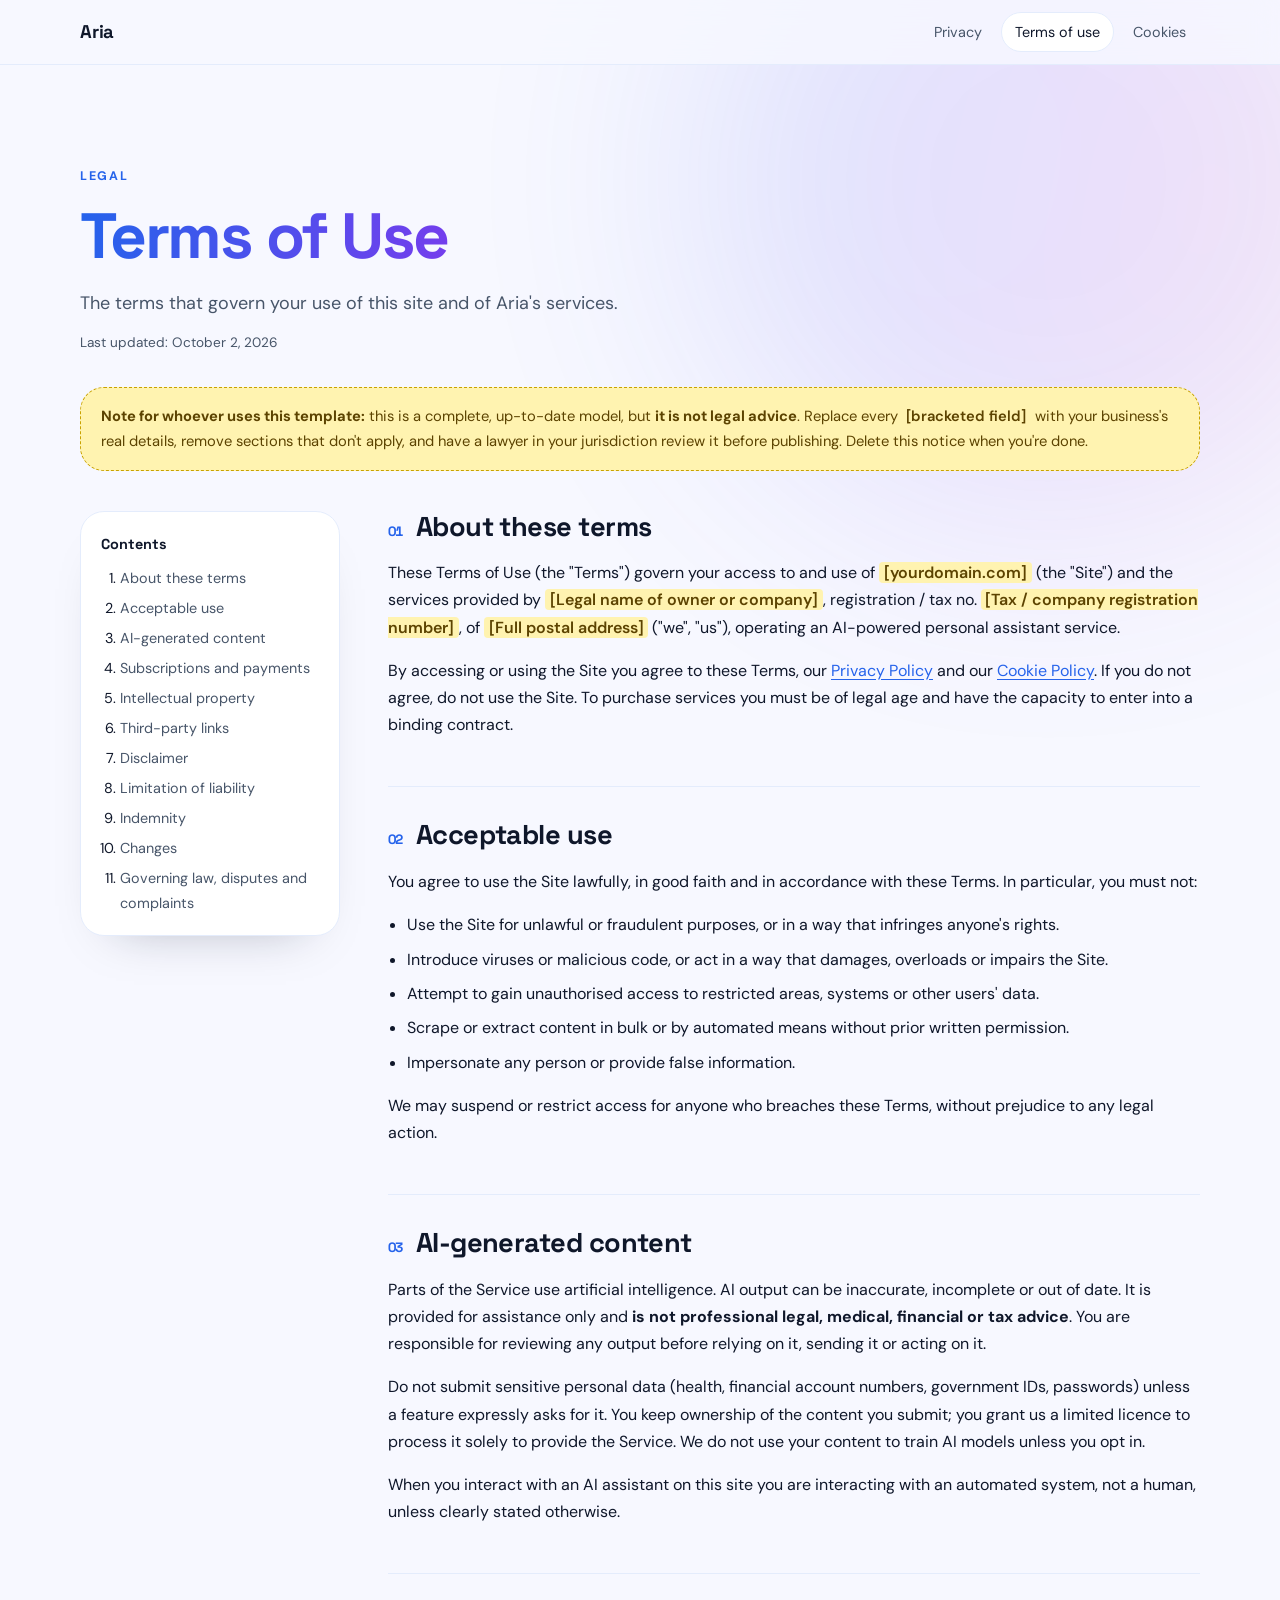
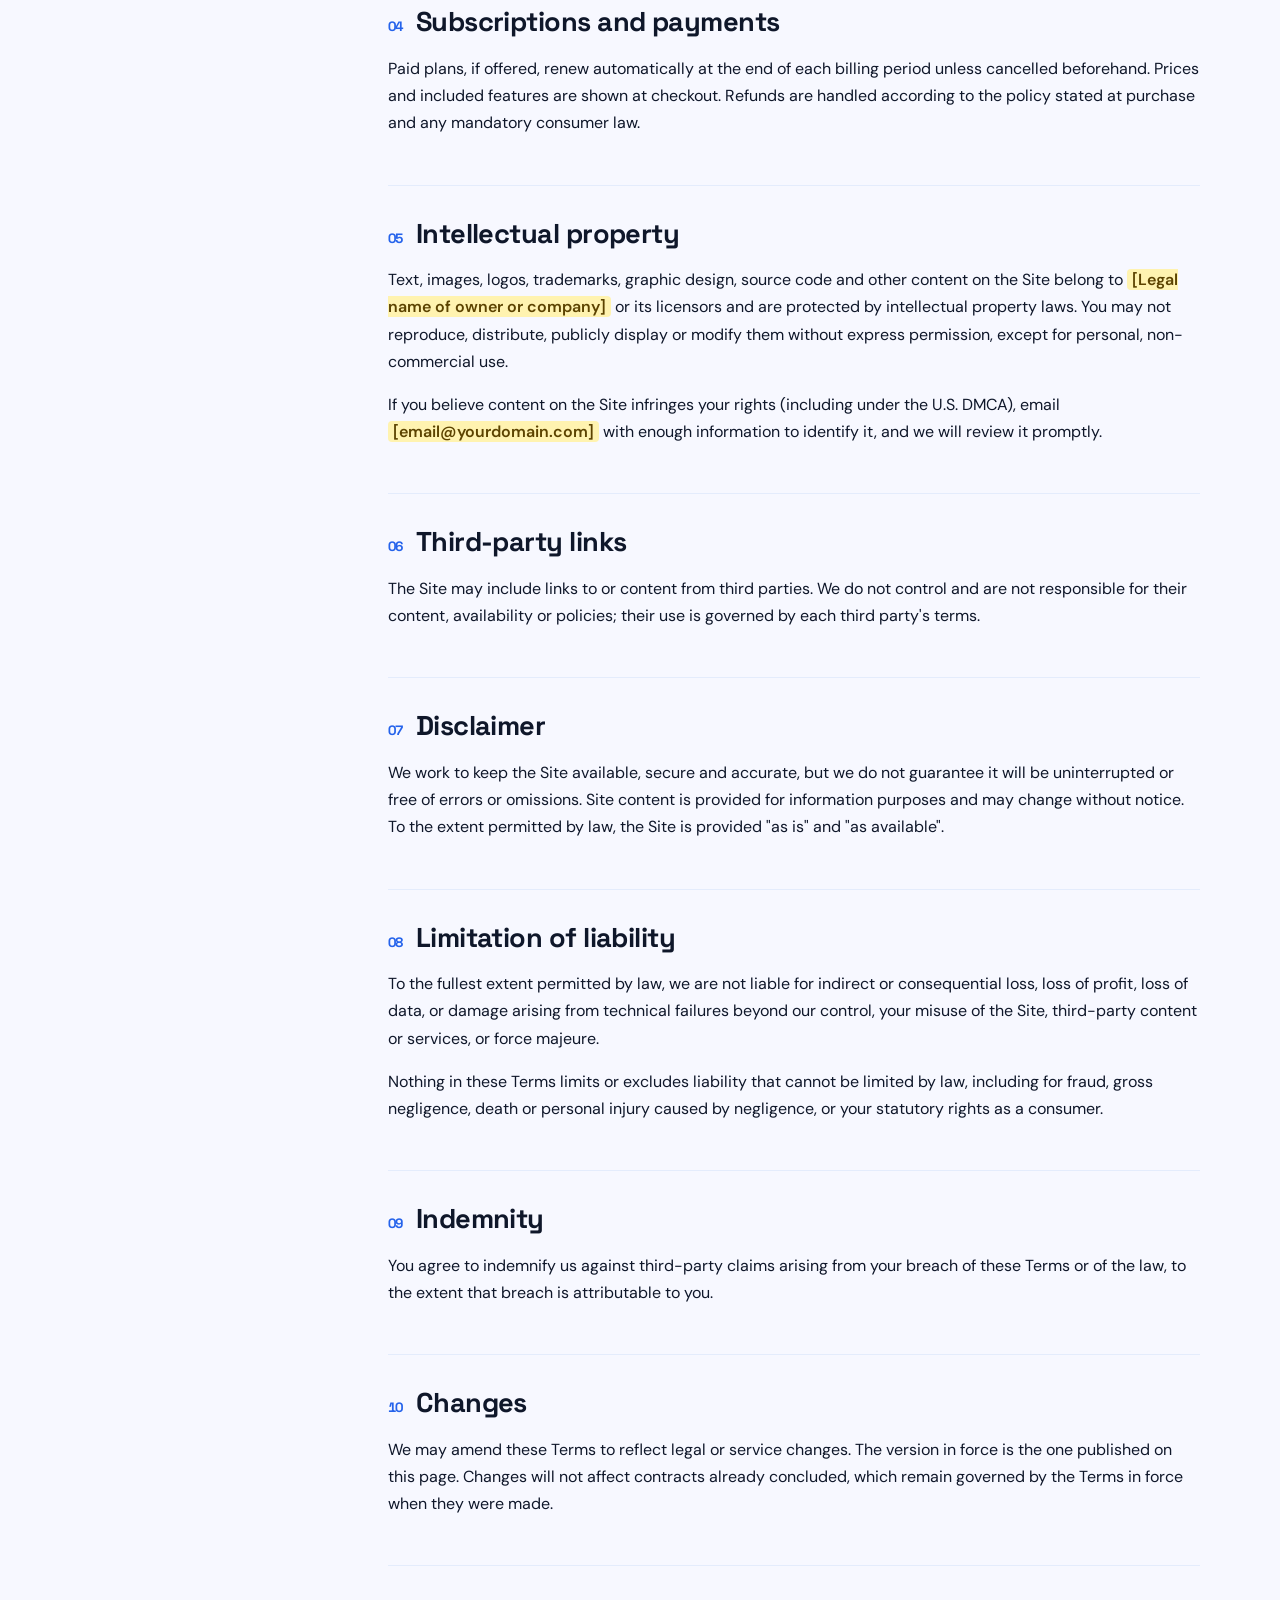
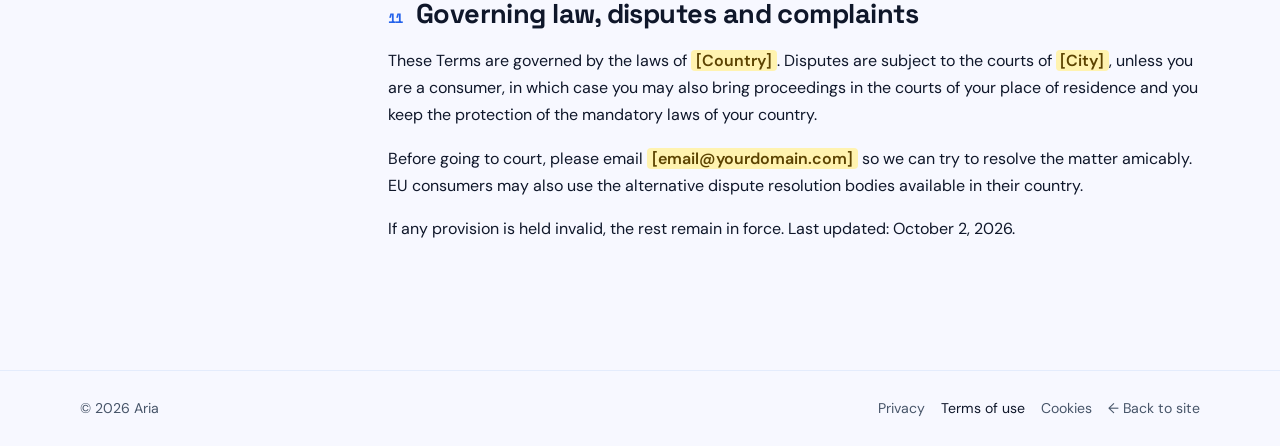
<file: terms.html>
<!doctype html>
<html lang="en">
<head>
  <meta charset="utf-8">
  <meta name="viewport" content="width=device-width, initial-scale=1">
  <title>Terms of Use · Aria</title>
  <meta name="description" content="The terms that govern your use of this site and of Aria&#x27;s services.">
  <meta name="robots" content="index, follow">
  <link rel="icon" href="favicon.svg" type="image/svg+xml">
  <link rel="preconnect" href="https://fonts.googleapis.com"><link rel="preconnect" href="https://fonts.gstatic.com" crossorigin>
  <link href="https://fonts.googleapis.com/css2?family=Space+Grotesk:wght@500;600;700&family=DM+Sans:opsz,wght@9..40,400;9..40,500;9..40,700&display=swap" rel="stylesheet">
  <link href="legal.css" rel="stylesheet">
</head>
<body class="legal-page">
  <a class="skip" href="#main">Skip to content</a>
  <header class="lg-top">
    <div class="lg-wrap lg-top-inner">
      <a class="lg-brand" href="index.html">Aria</a>
      <nav class="lg-nav" aria-label="Legal pages"><a href="privacy.html">Privacy</a><a href="terms.html" aria-current="page">Terms of use</a><a href="cookies.html">Cookies</a></nav>
    </div>
  </header>
  <main id="main" class="lg-wrap">
    <div class="lg-hero">
      <p class="lg-kicker">Legal</p>
      <h1>Terms of Use</h1>
      <p class="lg-lead">The terms that govern your use of this site and of Aria's services.</p>
      <p class="lg-date">Last updated: October 2, 2026</p>
    </div>
    <aside class="lg-note" role="note"><strong>Note for whoever uses this template:</strong> this is a complete, up-to-date model, but <strong>it is not legal advice</strong>. Replace every <mark class="ph">[bracketed field]</mark> with your business's real details, remove sections that don't apply, and have a lawyer in your jurisdiction review it before publishing. Delete this notice when you're done.</aside>
    <div class="lg-grid">
      <nav class="lg-toc" aria-label="Contents"><p>Contents</p><ol><li><a href="#s1">About these terms</a></li><li><a href="#s2">Acceptable use</a></li><li><a href="#s3">AI-generated content</a></li><li><a href="#s4">Subscriptions and payments</a></li><li><a href="#s5">Intellectual property</a></li><li><a href="#s6">Third-party links</a></li><li><a href="#s7">Disclaimer</a></li><li><a href="#s8">Limitation of liability</a></li><li><a href="#s9">Indemnity</a></li><li><a href="#s10">Changes</a></li><li><a href="#s11">Governing law, disputes and complaints</a></li></ol></nav>
      <article class="lg-body">
<section id="s1"><h2><span class="num">01</span>About these terms</h2>
<p>These Terms of Use (the "Terms") govern your access to and use of <mark class="ph">[yourdomain.com]</mark> (the "Site") and the services provided by <mark class="ph">[Legal name of owner or company]</mark>, registration / tax no. <mark class="ph">[Tax / company registration number]</mark>, of <mark class="ph">[Full postal address]</mark> ("we", "us"), operating an AI-powered personal assistant service.</p>
<p>By accessing or using the Site you agree to these Terms, our <a href="privacy.html">Privacy Policy</a> and our <a href="cookies.html">Cookie Policy</a>. If you do not agree, do not use the Site. To purchase services you must be of legal age and have the capacity to enter into a binding contract.</p>
</section>
<section id="s2"><h2><span class="num">02</span>Acceptable use</h2>
<p>You agree to use the Site lawfully, in good faith and in accordance with these Terms. In particular, you must not:</p>
<ul><li>Use the Site for unlawful or fraudulent purposes, or in a way that infringes anyone's rights.</li><li>Introduce viruses or malicious code, or act in a way that damages, overloads or impairs the Site.</li><li>Attempt to gain unauthorised access to restricted areas, systems or other users' data.</li><li>Scrape or extract content in bulk or by automated means without prior written permission.</li><li>Impersonate any person or provide false information.</li></ul>
<p>We may suspend or restrict access for anyone who breaches these Terms, without prejudice to any legal action.</p>
</section>
<section id="s3"><h2><span class="num">03</span>AI-generated content</h2>
<p>Parts of the Service use artificial intelligence. AI output can be inaccurate, incomplete or out of date. It is provided for assistance only and <strong>is not professional legal, medical, financial or tax advice</strong>. You are responsible for reviewing any output before relying on it, sending it or acting on it.</p>
<p>Do not submit sensitive personal data (health, financial account numbers, government IDs, passwords) unless a feature expressly asks for it. You keep ownership of the content you submit; you grant us a limited licence to process it solely to provide the Service. We do not use your content to train AI models unless you opt in.</p>
<p>When you interact with an AI assistant on this site you are interacting with an automated system, not a human, unless clearly stated otherwise.</p>
</section>
<section id="s4"><h2><span class="num">04</span>Subscriptions and payments</h2>
<p>Paid plans, if offered, renew automatically at the end of each billing period unless cancelled beforehand. Prices and included features are shown at checkout. Refunds are handled according to the policy stated at purchase and any mandatory consumer law.</p>
</section>
<section id="s5"><h2><span class="num">05</span>Intellectual property</h2>
<p>Text, images, logos, trademarks, graphic design, source code and other content on the Site belong to <mark class="ph">[Legal name of owner or company]</mark> or its licensors and are protected by intellectual property laws. You may not reproduce, distribute, publicly display or modify them without express permission, except for personal, non-commercial use.</p>
<p>If you believe content on the Site infringes your rights (including under the U.S. DMCA), email <mark class="ph">[email@yourdomain.com]</mark> with enough information to identify it, and we will review it promptly.</p>
</section>
<section id="s6"><h2><span class="num">06</span>Third-party links</h2>
<p>The Site may include links to or content from third parties. We do not control and are not responsible for their content, availability or policies; their use is governed by each third party's terms.</p>
</section>
<section id="s7"><h2><span class="num">07</span>Disclaimer</h2>
<p>We work to keep the Site available, secure and accurate, but we do not guarantee it will be uninterrupted or free of errors or omissions. Site content is provided for information purposes and may change without notice. To the extent permitted by law, the Site is provided "as is" and "as available".</p>
</section>
<section id="s8"><h2><span class="num">08</span>Limitation of liability</h2>
<p>To the fullest extent permitted by law, we are not liable for indirect or consequential loss, loss of profit, loss of data, or damage arising from technical failures beyond our control, your misuse of the Site, third-party content or services, or force majeure.</p>
<p>Nothing in these Terms limits or excludes liability that cannot be limited by law, including for fraud, gross negligence, death or personal injury caused by negligence, or your statutory rights as a consumer.</p>
</section>
<section id="s9"><h2><span class="num">09</span>Indemnity</h2>
<p>You agree to indemnify us against third-party claims arising from your breach of these Terms or of the law, to the extent that breach is attributable to you.</p>
</section>
<section id="s10"><h2><span class="num">10</span>Changes</h2>
<p>We may amend these Terms to reflect legal or service changes. The version in force is the one published on this page. Changes will not affect contracts already concluded, which remain governed by the Terms in force when they were made.</p>
</section>
<section id="s11"><h2><span class="num">11</span>Governing law, disputes and complaints</h2>
<p>These Terms are governed by the laws of <mark class="ph">[Country]</mark>. Disputes are subject to the courts of <mark class="ph">[City]</mark>, unless you are a consumer, in which case you may also bring proceedings in the courts of your place of residence and you keep the protection of the mandatory laws of your country.</p>
<p>Before going to court, please email <mark class="ph">[email@yourdomain.com]</mark> so we can try to resolve the matter amicably. EU consumers may also use the alternative dispute resolution bodies available in their country.</p>
<p>If any provision is held invalid, the rest remain in force. Last updated: October 2, 2026.</p>
</section>
      </article>
    </div>
  </main>
  <footer class="lg-foot">
    <div class="lg-wrap lg-foot-inner">
      <span>© 2026 Aria</span>
      <span class="lg-foot-links"><a href="privacy.html">Privacy</a><a href="terms.html" aria-current="page">Terms of use</a><a href="cookies.html">Cookies</a><a href="index.html">← Back to site</a></span>
    </div>
  </footer>
</body>
</html>
</file>
<file: styles.css>
/* Tokens from /design: Hero + Testimonials + CTA pattern, brand blue + creator purple + pink CTA, Space Grotesk / DM Sans */
:root {
  --primary: #2563eb; --secondary: #7c3aed; --accent: #ec4899; --sky: #0ea5e9;
  --bg: #f7f8ff; --card: #ffffff; --fg: #0f172a; --muted: #475569; --line: #e4ecfc; --soft: #f1f5fd;
  --grad: linear-gradient(100deg, #2563eb, #7c3aed 50%, #ec4899);
  --radius: 24px; --shadow: 0 20px 50px -28px rgba(37, 99, 235, .45);
}
* { box-sizing: border-box; }
html { scroll-behavior: smooth; scroll-padding-top: 90px; }
body { font-family: 'DM Sans', system-ui, sans-serif; background: var(--bg); color: var(--fg); overflow-x: hidden; }
a { color: inherit; text-decoration: none; }
h1, h2, h3 { font-family: 'Space Grotesk', sans-serif; font-weight: 700; letter-spacing: -.03em; }
h2 { font-size: clamp(2rem, 4vw, 3rem); line-height: 1.08; }
.grad { background: var(--grad); background-size: 200% auto; -webkit-background-clip: text; background-clip: text; color: transparent; animation: shine 8s linear infinite; }
@keyframes shine { to { background-position: 200% center; } }
.muted { color: var(--muted); font-size: 1.05rem; line-height: 1.7; }
.eyebrow { font-weight: 700; font-size: .78rem; letter-spacing: .14em; text-transform: uppercase; color: var(--secondary); margin-bottom: .8rem; }
.eyebrow.light { color: #c4b5fd; }
:focus-visible { outline: 3px solid var(--primary); outline-offset: 3px; border-radius: 10px; }
.skip { position: absolute; left: -999px; top: 8px; z-index: 2000; background: var(--fg); color: #fff; padding: .5rem 1rem; border-radius: 8px; }
.skip:focus { left: 8px; }

.free-bar { background: var(--grad); color: #fff; font-size: .84rem; font-weight: 500; }
.free-bar .container { display: flex; justify-content: space-between; align-items: center; gap: 1rem; padding-block: .45rem; }
.free-bar b { background: #fff; color: var(--fg); padding: .1rem .5rem; border-radius: 6px; margin-right: .35rem; font-size: .7rem; letter-spacing: .08em; }
.free-bar a { font-weight: 700; white-space: nowrap; }
.free-bar a:hover { text-decoration: underline; }

.site-nav { position: sticky; top: 0; z-index: 1030; background: rgba(247, 248, 255, .78); backdrop-filter: blur(16px); -webkit-backdrop-filter: blur(16px); transition: box-shadow .3s; }
.site-nav.scrolled { box-shadow: 0 10px 30px -20px rgba(15, 23, 42, .35); }
.navbar { padding-block: .8rem; }
.brand { display: inline-flex; align-items: center; gap: .55rem; font-family: 'Space Grotesk', sans-serif; font-size: 1.5rem; }
.brand b { font-weight: 700; letter-spacing: -.04em; }
.brand-orb { width: 30px; height: 30px; border-radius: 50%; background: conic-gradient(from 0deg, #2563eb, #7c3aed, #ec4899, #0ea5e9, #2563eb); box-shadow: inset 0 0 0 5px rgba(255, 255, 255, .55), 0 6px 16px -6px #7c3aed; animation: spin 6s linear infinite; }
.brand-orb.sm { width: 36px; height: 36px; }
@keyframes spin { to { transform: rotate(360deg); } }
.nav-link { color: var(--muted) !important; font-weight: 500; }
.nav-link:hover { color: var(--fg) !important; }
.navbar-toggler { border: 1px solid var(--line); font-size: 1.5rem; color: var(--fg); padding: .2rem .6rem; }
.nav-actions { display: flex; align-items: center; gap: .8rem; }
.lang { display: inline-flex; padding: 3px; border-radius: 999px; background: var(--soft); border: 1px solid var(--line); }
.lang button { border: 0; background: none; font-weight: 700; font-size: .78rem; color: var(--muted); min-width: 40px; min-height: 36px; border-radius: 999px; transition: background .2s, color .2s; }
.lang button[aria-pressed="true"] { background: var(--fg); color: #fff; }

.btn-main, .btn-ghost { display: inline-flex; align-items: center; justify-content: center; gap: .5rem; min-height: 52px; padding: .8rem 1.6rem; border-radius: 999px; font-weight: 700; transition: transform .25s, box-shadow .25s, background .25s; }
.btn-main { color: #fff; background: var(--grad); background-size: 180% auto; box-shadow: 0 14px 30px -14px rgba(124, 58, 237, .9); }
.btn-main:hover { color: #fff; transform: translateY(-2px); background-position: right center; box-shadow: 0 20px 40px -14px rgba(236, 72, 153, .9); }
.btn-sm-main { min-height: 44px; padding: .5rem 1.2rem; }
.btn-ghost { background: #fff; border: 1px solid var(--line); color: var(--fg); }
.btn-ghost:hover { transform: translateY(-2px); border-color: var(--secondary); color: var(--fg); }

/* hero */
.hero { position: relative; padding: 4rem 0 5.5rem; overflow: hidden; background: radial-gradient(circle at 85% 15%, rgba(124, 58, 237, .14), transparent 45%), radial-gradient(circle at 0% 80%, rgba(14, 165, 233, .12), transparent 40%); }
.badge-soft { display: inline-flex; align-items: center; gap: .45rem; padding: .45rem 1rem; border-radius: 999px; background: #fff; border: 1px solid var(--line); font-weight: 600; font-size: .88rem; color: var(--secondary); box-shadow: var(--shadow); }
.hero h1 { font-size: clamp(3rem, 7vw, 5.6rem); line-height: .98; margin: 1.3rem 0; }
.lead-text { font-size: 1.18rem; color: var(--muted); line-height: 1.7; max-width: 520px; }
.trust { display: flex; align-items: center; gap: 1rem; margin-top: 2.2rem; }
.trust p { margin: 0; color: var(--muted); font-size: .9rem; line-height: 1.4; }
.trust b { color: var(--fg); font-size: 1.1rem; }
.stars { color: #f59e0b; letter-spacing: .1em; }
.faces { display: flex; }
.faces span { width: 42px; height: 42px; border-radius: 50%; display: grid; place-items: center; color: #fff; font-weight: 700; font-size: .8rem; background: var(--c); border: 3px solid var(--bg); margin-left: -10px; }
.faces span:first-child { margin-left: 0; }
.hero-copy > * { animation: rise .9s cubic-bezier(.2, .8, .2, 1) both; }
.hero-copy > *:nth-child(2) { animation-delay: .08s; } .hero-copy > *:nth-child(3) { animation-delay: .16s; } .hero-copy > *:nth-child(4) { animation-delay: .24s; } .hero-copy > *:nth-child(5) { animation-delay: .32s; }
@keyframes rise { from { opacity: 0; transform: translateY(28px); } }

.stage { position: relative; min-height: 520px; display: grid; place-items: center; }
.orb { position: absolute; width: 440px; height: 440px; filter: blur(8px); }
.orb i { position: absolute; inset: 0; border-radius: 42% 58% 60% 40% / 45% 45% 55% 55%; mix-blend-mode: multiply; opacity: .75; animation: morph 10s ease-in-out infinite; }
.orb i:nth-child(1) { background: radial-gradient(circle at 30% 30%, #93c5fd, #2563eb); }
.orb i:nth-child(2) { background: radial-gradient(circle at 70% 30%, #d8b4fe, #7c3aed); animation-delay: -3s; animation-duration: 12s; }
.orb i:nth-child(3) { background: radial-gradient(circle at 50% 70%, #f9a8d4, #ec4899); animation-delay: -6s; animation-duration: 14s; }
@keyframes morph { 0%, 100% { transform: rotate(0) scale(1); border-radius: 42% 58% 60% 40% / 45% 45% 55% 55%; } 50% { transform: rotate(180deg) scale(.9); border-radius: 60% 40% 38% 62% / 55% 60% 40% 45%; } }
.chat { position: relative; z-index: 2; width: min(380px, 100%); border-radius: 28px; background: rgba(255, 255, 255, .82); backdrop-filter: blur(22px); -webkit-backdrop-filter: blur(22px); border: 1px solid rgba(255, 255, 255, .9); box-shadow: 0 40px 80px -30px rgba(15, 23, 42, .45); overflow: hidden; }
.chat-head { display: flex; align-items: center; gap: .7rem; padding: 1rem 1.2rem; border-bottom: 1px solid var(--line); }
.chat-head small { display: flex; align-items: center; gap: .35rem; color: var(--muted); font-size: .78rem; }
.live { width: 7px; height: 7px; border-radius: 50%; background: #22c55e; box-shadow: 0 0 0 3px rgba(34, 197, 94, .2); }
.chat-body { height: 300px; padding: 1rem 1.1rem; display: flex; flex-direction: column; gap: .6rem; justify-content: flex-end; overflow: hidden; }
.msg { max-width: 85%; padding: .65rem .9rem; border-radius: 18px; font-size: .9rem; line-height: 1.4; animation: pop .35s cubic-bezier(.34, 1.4, .64, 1) both; }
.msg.me { align-self: flex-end; background: var(--fg); color: #fff; border-bottom-right-radius: 6px; }
.msg.ai { align-self: flex-start; background: var(--soft); border: 1px solid var(--line); border-bottom-left-radius: 6px; }
.msg.ai b { color: var(--secondary); }
.msg.card { align-self: flex-start; background: #fff; border: 1px solid var(--line); display: flex; gap: .6rem; align-items: center; box-shadow: var(--shadow); }
.msg.card i { width: 34px; height: 34px; border-radius: 10px; display: grid; place-items: center; background: var(--grad); color: #fff; flex: none; }
.msg.card small { display: block; color: var(--muted); font-size: .76rem; }
.typing { align-self: flex-start; display: inline-flex; gap: 4px; padding: .75rem .9rem; border-radius: 18px; background: var(--soft); border: 1px solid var(--line); }
.typing i { width: 7px; height: 7px; border-radius: 50%; background: var(--muted); animation: dot 1s infinite; }
.typing i:nth-child(2) { animation-delay: .15s; } .typing i:nth-child(3) { animation-delay: .3s; }
@keyframes dot { 50% { transform: translateY(-4px); opacity: .4; } }
@keyframes pop { from { opacity: 0; transform: translateY(10px) scale(.95); } }
.chat-input { display: flex; justify-content: space-between; align-items: center; margin: 0 1rem 1rem; padding: .7rem 1rem; border-radius: 999px; background: var(--soft); color: var(--muted); font-size: .88rem; }
.chat-input i { color: var(--secondary); }
.float-chip { position: absolute; z-index: 3; display: inline-flex; align-items: center; gap: .5rem; padding: .6rem 1rem; border-radius: 999px; background: #fff; border: 1px solid var(--line); box-shadow: var(--shadow); font-weight: 700; font-size: .85rem; animation: bob 6s ease-in-out infinite; }
.float-chip i { color: var(--secondary); }
.c1 { left: -2%; top: 16%; } .c2 { right: -2%; bottom: 12%; animation-delay: -3s; }
@keyframes bob { 50% { transform: translateY(-12px); } }

.section { padding: 6rem 0; position: relative; }
.section-head { text-align: center; max-width: 720px; margin: 0 auto 3rem; }

/* problem */
.problem-card { background: var(--fg); color: #fff; border-radius: 32px; padding: 3.5rem; position: relative; overflow: hidden; }
.problem-card::after { content: ''; position: absolute; width: 420px; height: 420px; right: -120px; top: -160px; border-radius: 50%; background: radial-gradient(circle, rgba(124, 58, 237, .5), transparent 65%); }
.problem-card > * { position: relative; z-index: 1; }
.problem-card h2 { max-width: 780px; }
.pstat { border: 1px solid rgba(255, 255, 255, .15); border-radius: 20px; padding: 1.4rem; background: rgba(255, 255, 255, .04); height: 100%; }
.pstat b { display: block; font-family: 'Space Grotesk', sans-serif; font-size: 2.6rem; line-height: 1; background: var(--grad); -webkit-background-clip: text; background-clip: text; color: transparent; filter: brightness(1.6); }
.pstat span { color: #cbd5e1; }

/* services bento */
.bento { display: grid; grid-template-columns: 1.3fr 1fr 1fr; grid-auto-rows: minmax(190px, auto); gap: 1.1rem; }
.svc { position: relative; overflow: hidden; background: var(--card); border: 1px solid var(--line); border-radius: var(--radius); padding: 1.8rem; transition: transform .3s cubic-bezier(.2, .8, .2, 1), box-shadow .3s, border-color .3s; }
.svc:hover { transform: translateY(-5px); box-shadow: 0 30px 60px -30px color-mix(in srgb, var(--c) 70%, transparent); border-color: color-mix(in srgb, var(--c) 40%, transparent); }
.svc.big { grid-row: span 2; }
.svc.wide { grid-column: span 2; display: flex; align-items: center; gap: 1.2rem; }
.svc-icon { width: 54px; height: 54px; border-radius: 16px; display: grid; place-items: center; font-size: 1.4rem; color: #fff; background: var(--c); box-shadow: 0 12px 24px -10px var(--c); transition: transform .4s; flex: none; }
.svc:hover .svc-icon { transform: rotate(-10deg) scale(1.08); }
.svc h3 { font-size: 1.35rem; margin: 1.1rem 0 .3rem; }
.svc.wide h3 { margin-top: 0; }
.svc p { color: var(--muted); margin: 0; }
.cal { display: grid; grid-template-columns: repeat(7, 1fr); gap: 6px; margin-top: 2rem; }
.cal i { aspect-ratio: 1; border-radius: 8px; background: var(--soft); }
.cal i.on { background: color-mix(in srgb, var(--c) 25%, #fff); }
.cal i.hot { background: var(--c); animation: pulse 2s infinite; }
@keyframes pulse { 0% { box-shadow: 0 0 0 0 rgba(37, 99, 235, .5); } 70% { box-shadow: 0 0 0 10px rgba(37, 99, 235, 0); } 100% { box-shadow: 0 0 0 0 rgba(37, 99, 235, 0); } }

/* how */
.how { background: linear-gradient(180deg, transparent, #eef1ff 25%, #eef1ff 75%, transparent); }
.steps { list-style: none; padding: 0; margin: 0; display: grid; grid-template-columns: repeat(3, 1fr); gap: 1.2rem; counter-reset: s; }
.steps li { background: #fff; border: 1px solid var(--line); border-radius: var(--radius); padding: 2rem; position: relative; }
.steps li > span { width: 46px; height: 46px; border-radius: 14px; display: grid; place-items: center; font-family: 'Space Grotesk', sans-serif; font-weight: 700; color: #fff; background: var(--grad); }
.steps h3 { font-size: 1.25rem; margin: 1.2rem 0 .4rem; }
.steps p { color: var(--muted); margin: 0; }
.steps li:not(:last-child)::after { content: '→'; position: absolute; right: -1rem; top: 50%; translate: 0 -50%; z-index: 1; width: 32px; height: 32px; border-radius: 50%; display: grid; place-items: center; background: var(--fg); color: #fff; font-size: .9rem; }

/* benefits */
.ben { height: 100%; background: #fff; border: 1px solid var(--line); border-radius: 20px; padding: 1.5rem; transition: transform .3s; }
.ben:hover { transform: translateY(-4px); }
.ben i { font-size: 1.6rem; background: var(--grad); -webkit-background-clip: text; background-clip: text; color: transparent; }
.ben h3 { font-size: 1.15rem; margin: .8rem 0 .3rem; }
.ben p { color: var(--muted); margin: 0; }

/* features */
.features { background: var(--fg); color: #fff; border-radius: 40px; margin-inline: 16px; }
.feat { height: 100%; padding: 1.6rem; border-radius: 20px; border: 1px solid rgba(255, 255, 255, .12); background: rgba(255, 255, 255, .04); transition: background .3s, transform .3s; }
.feat:hover { background: rgba(255, 255, 255, .08); transform: translateY(-4px); }
.feat i { font-size: 1.5rem; color: #c4b5fd; }
.feat h3 { font-size: 1.15rem; margin: .9rem 0 .3rem; }
.feat p { color: #cbd5e1; margin: 0; }

/* testimonials carousel */
.carousel-x { max-width: 820px; margin: 0 auto; }
.slides { position: relative; min-height: 240px; }
.slide { position: absolute; inset: 0; margin: 0; padding: 2.5rem; border-radius: 28px; background: #fff; border: 1px solid var(--line); box-shadow: var(--shadow); display: flex; flex-direction: column; justify-content: space-between; opacity: 0; transform: scale(.96); transition: opacity .5s, transform .5s cubic-bezier(.2, .8, .2, 1); pointer-events: none; }
.slide.active { opacity: 1; transform: none; pointer-events: auto; }
.slide blockquote { font-family: 'Space Grotesk', sans-serif; font-size: clamp(1.3rem, 2.6vw, 1.9rem); line-height: 1.3; letter-spacing: -.02em; margin: 0 0 1.5rem; }
.slide figcaption { display: flex; align-items: center; gap: .8rem; }
.slide figcaption small { display: block; color: var(--muted); }
.av { width: 48px; height: 48px; border-radius: 50%; display: grid; place-items: center; color: #fff; font-weight: 700; background: var(--c); }
.car-ctrl { display: flex; justify-content: center; align-items: center; gap: .6rem; margin-top: 1.4rem; }
.car-ctrl button { width: 46px; height: 46px; border-radius: 50%; border: 1px solid var(--line); background: #fff; color: var(--fg); transition: border-color .2s, transform .2s; }
.car-ctrl button:hover { border-color: var(--secondary); transform: translateY(-2px); }
.car-ctrl span { min-width: 56px; text-align: center; font-weight: 700; color: var(--muted); }

/* CTA */
.cta { position: relative; overflow: hidden; text-align: center; border-radius: 36px; padding: 4.5rem 1.5rem; background: var(--fg); color: #fff; }
.cta > *:not(.orb) { position: relative; z-index: 1; }
.cta .orb { width: 520px; height: 520px; left: 50%; top: 50%; translate: -50% -50%; opacity: .45; filter: blur(60px); }
.cta p:not(.eyebrow) { color: #cbd5e1; max-width: 540px; margin: 1rem auto 0; font-size: 1.1rem; }
.contact-grid { display: grid; grid-template-columns: repeat(3, 1fr); gap: 1rem; max-width: 860px; margin: 2.2rem auto 0; }
.contact-grid a { display: flex; align-items: center; gap: .8rem; padding: 1rem 1.2rem; border-radius: 18px; background: rgba(255, 255, 255, .08); border: 1px solid rgba(255, 255, 255, .15); text-align: left; transition: background .2s, transform .2s; overflow-wrap: anywhere; }
.contact-grid a:hover { background: rgba(255, 255, 255, .15); transform: translateY(-3px); }
.contact-grid i { font-size: 1.3rem; color: #c4b5fd; }
.contact-grid small { display: block; color: #94a3b8; font-size: .75rem; }

.opensource { display: flex; flex-wrap: wrap; align-items: center; justify-content: space-between; gap: 1.5rem; padding: 2.5rem; border-radius: 28px; border: 2px dashed var(--secondary); background: #fff; }
.opensource > div { max-width: 640px; }
.free-pill { display: inline-block; font-weight: 800; font-size: .72rem; letter-spacing: .1em; padding: .35rem .8rem; border-radius: 999px; background: var(--grad); color: #fff; margin-bottom: .8rem; }
.opensource h2 { font-size: clamp(1.6rem, 3vw, 2.3rem); }

.footer { border-top: 1px solid var(--line); padding: 2rem 0; color: var(--muted); font-size: .9rem; }
.footer-inner { display: flex; flex-wrap: wrap; justify-content: space-between; gap: 1rem; }
.footer-links { display: flex; flex-wrap: wrap; gap: 1.2rem; }
.footer-links a:hover { color: var(--fg); }

.reveal { opacity: 0; transform: translateY(32px); transition: opacity .8s cubic-bezier(.2, .8, .2, 1), transform .8s cubic-bezier(.2, .8, .2, 1); }
.reveal.visible { opacity: 1; transform: none; }

@media (max-width: 991.98px) {
  .navbar-collapse { background: #fff; border: 1px solid var(--line); border-radius: 20px; padding: 1rem; margin-top: .8rem; }
  .nav-actions { margin-top: .8rem; justify-content: space-between; }
  .bento { grid-template-columns: 1fr 1fr; }
  .svc.big { grid-row: auto; grid-column: span 2; }
  .steps { grid-template-columns: 1fr; }
  .steps li:not(:last-child)::after { right: 50%; top: auto; bottom: -1.2rem; translate: 50% 0; content: '↓'; }
  .contact-grid { grid-template-columns: 1fr; }
}
@media (max-width: 575.98px) {
  .container { padding-inline: 16px; }
  .free-bar .license { display: none; }
  .free-bar .container { font-size: .74rem; }
  .hero { padding: 2.5rem 0 3.5rem; }
  .section { padding: 4.5rem 0; }
  .stage { min-height: 460px; }
  .orb { width: 300px; height: 300px; }
  .float-chip { font-size: .75rem; padding: .45rem .8rem; }
  .stage { padding: 34px 0 30px; }
  .c1 { left: 0; top: 0; } .c2 { right: 0; bottom: 0; }
  .problem-card { padding: 2.2rem 1.4rem; }
  .bento { grid-template-columns: 1fr; }
  .svc.big, .svc.wide { grid-column: auto; }
  .svc.wide { flex-direction: column; align-items: flex-start; }
  .features { margin-inline: 0; border-radius: 0; }
  .slides { min-height: 300px; }
  .slide { padding: 1.8rem; }
  .opensource { padding: 1.8rem 1.4rem; }
}
@media (prefers-reduced-motion: reduce) {
  *, *::before, *::after { animation-duration: .01ms !important; animation-iteration-count: 1 !important; transition-duration: .01ms !important; scroll-behavior: auto !important; }
  .reveal { opacity: 1; transform: none; }
}
</file>
<file: legal.css>
/* Páginas legales — usa la paleta y tipografías del sitio */
:root {
  --lg-bg: #f7f8ff; --lg-surface: #ffffff; --lg-text: #0f172a; --lg-muted: #475569;
  --lg-line: #e4ecfc; --lg-accent: #2563eb; --lg-grad: linear-gradient(100deg,#2563eb,#7c3aed 50%,#ec4899); --lg-radius: 24px;
  --lg-head: 'Space Grotesk', sans-serif; --lg-body: 'DM Sans', system-ui, sans-serif;
  --lg-border: 1px solid #e4ecfc; --lg-shadow: 0 24px 50px -36px rgba(15,23,42,.35);
  color-scheme: light;
}
*, *::before, *::after { box-sizing: border-box; }
html { scroll-behavior: smooth; -webkit-text-size-adjust: 100%; }
body.legal-page { margin: 0; background: var(--lg-bg); color: var(--lg-text); font-family: var(--lg-body); font-size: 16px; line-height: 1.7; overflow-x: hidden; }
body.legal-page::before { content: ""; position: fixed; inset: -20% -10% auto auto; width: 60vw; height: 60vw; max-width: 720px; max-height: 720px; background: var(--lg-grad); filter: blur(120px); opacity: .12; border-radius: 50%; pointer-events: none; z-index: 0; }
.legal-page > * { position: relative; z-index: 1; }
.lg-wrap { width: min(1120px, 100% - 32px); margin-inline: auto; }
.skip { position: absolute; left: -9999px; }
.skip:focus { left: 16px; top: 12px; z-index: 10; background: var(--lg-surface); color: var(--lg-text); padding: .5rem .9rem; border-radius: 8px; }
.legal-page a { color: var(--lg-accent); text-underline-offset: 3px; }
.legal-page a:focus-visible { outline: 2px solid var(--lg-accent); outline-offset: 3px; border-radius: 4px; }

.lg-top { position: sticky; top: 0; z-index: 5; backdrop-filter: blur(14px); -webkit-backdrop-filter: blur(14px); background: color-mix(in srgb, var(--lg-bg) 82%, transparent); border-bottom: var(--lg-border); }
.lg-top-inner { display: flex; align-items: center; justify-content: space-between; gap: 1rem; min-height: 64px; flex-wrap: wrap; padding-block: .6rem; }
.lg-brand { font-family: var(--lg-head); font-weight: 700; font-size: 1.15rem; letter-spacing: -.01em; color: var(--lg-text) !important; text-decoration: none; }
.lg-nav { display: flex; gap: .35rem; flex-wrap: wrap; }
.lg-nav a { color: var(--lg-muted); text-decoration: none; font-size: .9rem; padding: .4rem .8rem; border-radius: 999px; border: 1px solid transparent; transition: color .2s, border-color .2s, background .2s; }
.lg-nav a:hover { color: var(--lg-text); border-color: var(--lg-line); }
.lg-nav a[aria-current="page"] { color: var(--lg-text); background: var(--lg-surface); border: var(--lg-border); }

.lg-hero { padding: clamp(3rem, 8vw, 6rem) 0 2rem; max-width: 820px; animation: lg-in .7s cubic-bezier(.22,1,.36,1) both; }
.lg-kicker { display: inline-block; margin: 0 0 1rem; font-size: .78rem; font-weight: 700; letter-spacing: .14em; text-transform: uppercase; color: var(--lg-accent); }
.lg-hero h1 { font-family: var(--lg-head); font-size: clamp(2.2rem, 6vw, 4rem); line-height: 1.05; letter-spacing: -.035em; margin: 0 0 1.1rem; background: var(--lg-grad); -webkit-background-clip: text; background-clip: text; color: transparent; }
.lg-lead { font-size: 1.125rem; color: var(--lg-muted); margin: 0 0 .8rem; }
.lg-date { font-size: .85rem; color: var(--lg-muted); margin: 0; }

.lg-note { margin: 0 0 2.5rem; padding: 1rem 1.25rem; border-radius: var(--lg-radius); border: 1px dashed #c9a200; background: #fff3b0; color: #5c4300; font-size: .92rem; }
.ph { background: #fff3b0; color: #5c4300; padding: 0 .3em; border-radius: 4px; font-weight: 600; }

.lg-grid { display: grid; grid-template-columns: 260px minmax(0, 1fr); gap: 3rem; align-items: start; padding-bottom: 5rem; }
.lg-toc { position: sticky; top: 88px; padding: 1.25rem; background: var(--lg-surface); border: var(--lg-border); border-radius: var(--lg-radius); box-shadow: var(--lg-shadow); font-size: .9rem; }
.lg-toc p { margin: 0 0 .6rem; font-weight: 700; font-family: var(--lg-head); }
.lg-toc ol { margin: 0; padding-left: 1.2rem; display: grid; gap: .35rem; }
.lg-toc a { color: var(--lg-muted); text-decoration: none; }
.lg-toc a:hover { color: var(--lg-accent); }

.lg-body section { padding: 2rem 0; border-top: var(--lg-border); scroll-margin-top: 90px; }
.lg-body section:first-child { border-top: 0; padding-top: 0; }
.lg-body h2 { font-family: var(--lg-head); font-size: clamp(1.35rem, 2.6vw, 1.7rem); line-height: 1.2; letter-spacing: -.02em; margin: 0 0 1rem; display: flex; gap: .8rem; align-items: baseline; }
.lg-body h2 .num { font-size: .85rem; font-weight: 700; color: var(--lg-accent); font-variant-numeric: tabular-nums; }
.lg-body p, .lg-body li { color: var(--lg-text); }
.lg-body p { margin: 0 0 1rem; }
.lg-body ul { margin: 0 0 1rem; padding-left: 1.2rem; display: grid; gap: .45rem; }
.lg-body ul.facts { list-style: none; padding: 1.1rem 1.25rem; background: var(--lg-surface); border: var(--lg-border); border-radius: var(--lg-radius); }
.lg-body ul.rights li::marker { color: var(--lg-accent); }
.lg-body code { font-size: .88em; padding: .1em .4em; border-radius: 6px; background: var(--lg-surface); border: 1px solid var(--lg-line); }
.tbl { overflow-x: auto; margin: 0 0 1.25rem; border: var(--lg-border); border-radius: var(--lg-radius); background: var(--lg-surface); }
.tbl table { width: 100%; border-collapse: collapse; font-size: .9rem; min-width: 560px; }
.tbl th, .tbl td { text-align: left; vertical-align: top; padding: .8rem 1rem; border-bottom: 1px solid var(--lg-line); }
.tbl th { font-family: var(--lg-head); font-size: .78rem; letter-spacing: .06em; text-transform: uppercase; color: var(--lg-muted); }
.tbl tr:last-child td { border-bottom: 0; }

.lg-foot { border-top: var(--lg-border); padding: 1.6rem 0; font-size: .88rem; color: var(--lg-muted); }
.lg-foot-inner { display: flex; justify-content: space-between; gap: 1rem; flex-wrap: wrap; }
.lg-foot-links { display: flex; gap: 1rem; flex-wrap: wrap; }
.lg-foot-links a { color: var(--lg-muted); text-decoration: none; }
.lg-foot-links a:hover, .lg-foot-links a[aria-current="page"] { color: var(--lg-text); }

@keyframes lg-in { from { opacity: 0; transform: translateY(14px); } to { opacity: 1; transform: none; } }
@media (max-width: 860px) {
  .lg-grid { grid-template-columns: minmax(0, 1fr); gap: 1.5rem; }
  .lg-toc { position: static; }
}
@media (prefers-reduced-motion: reduce) { html { scroll-behavior: auto; } .lg-hero { animation: none; } }
@media print {
  .lg-top, .lg-toc, .lg-note, .lg-foot, body.legal-page::before { display: none !important; }
  body.legal-page { background: #fff; color: #000; }
  .lg-hero h1 { color: #000; background: none; }
  .lg-grid { display: block; }
}
</file>
